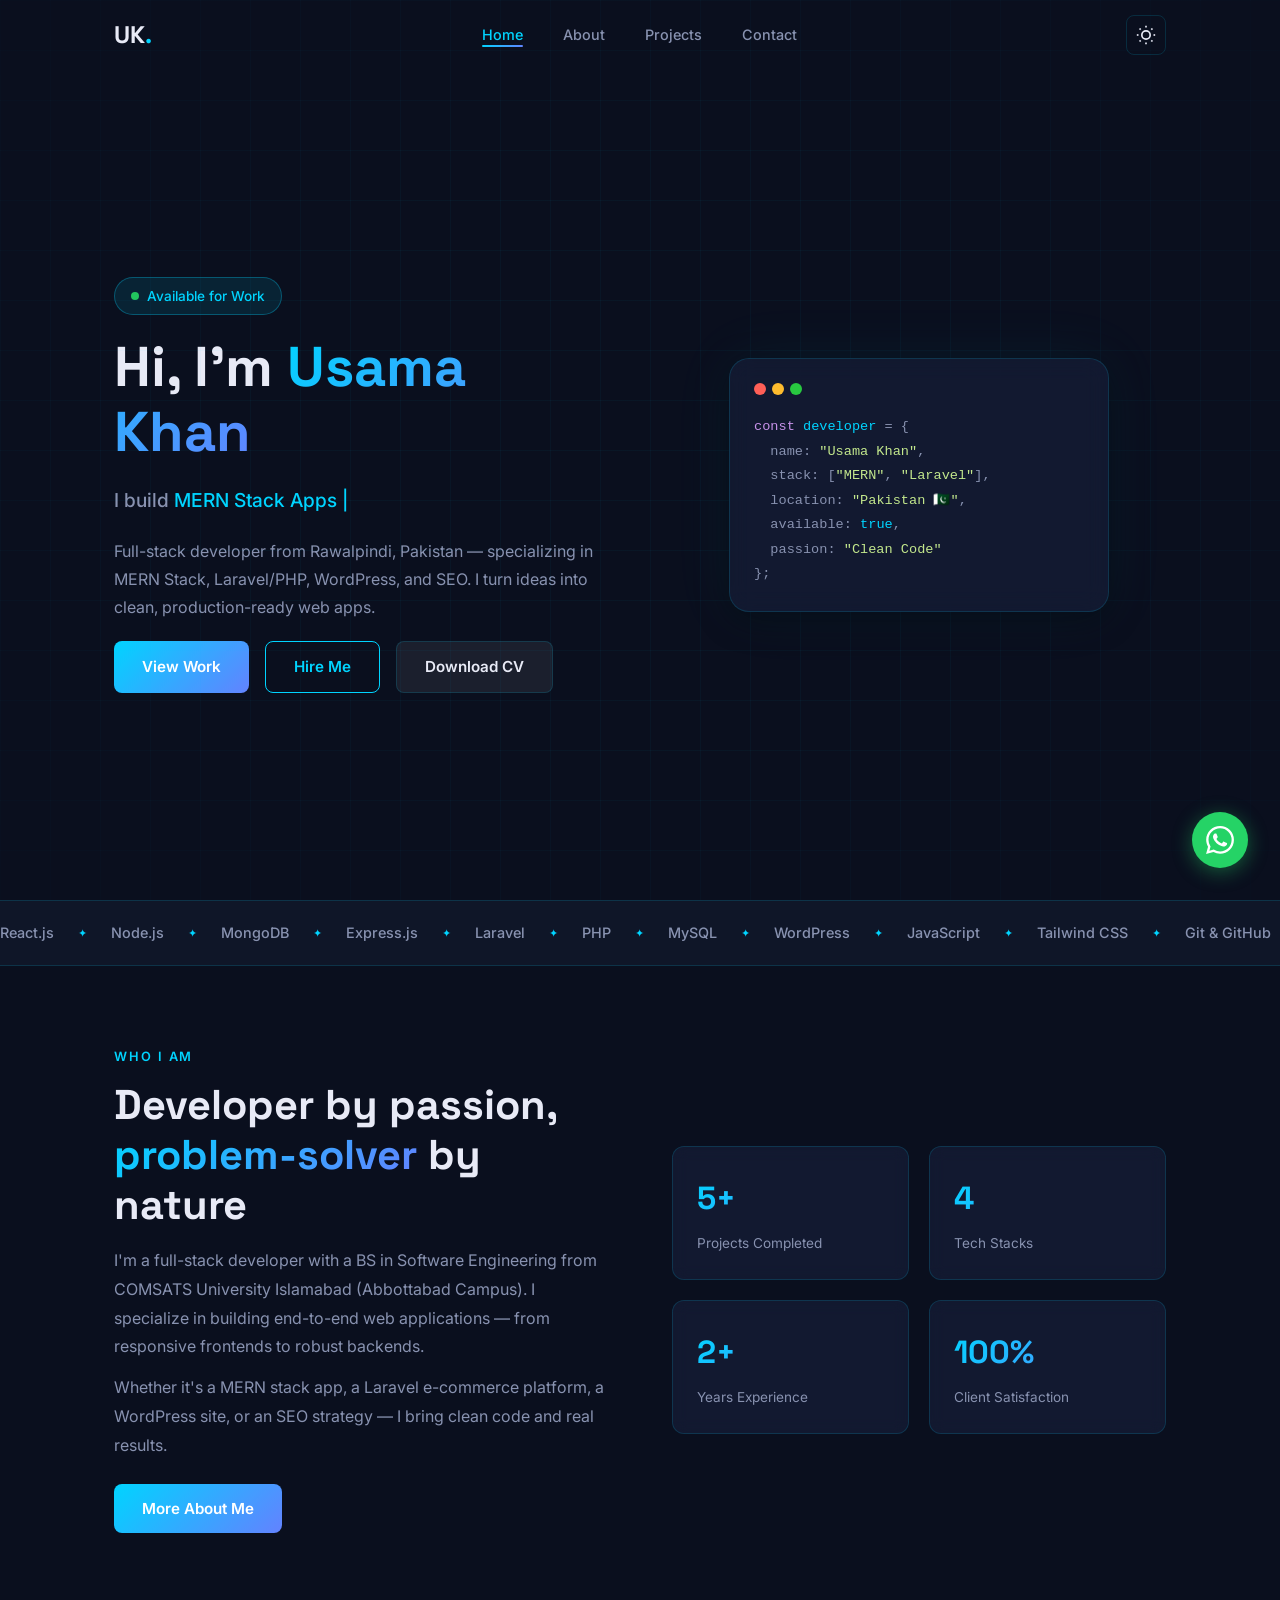
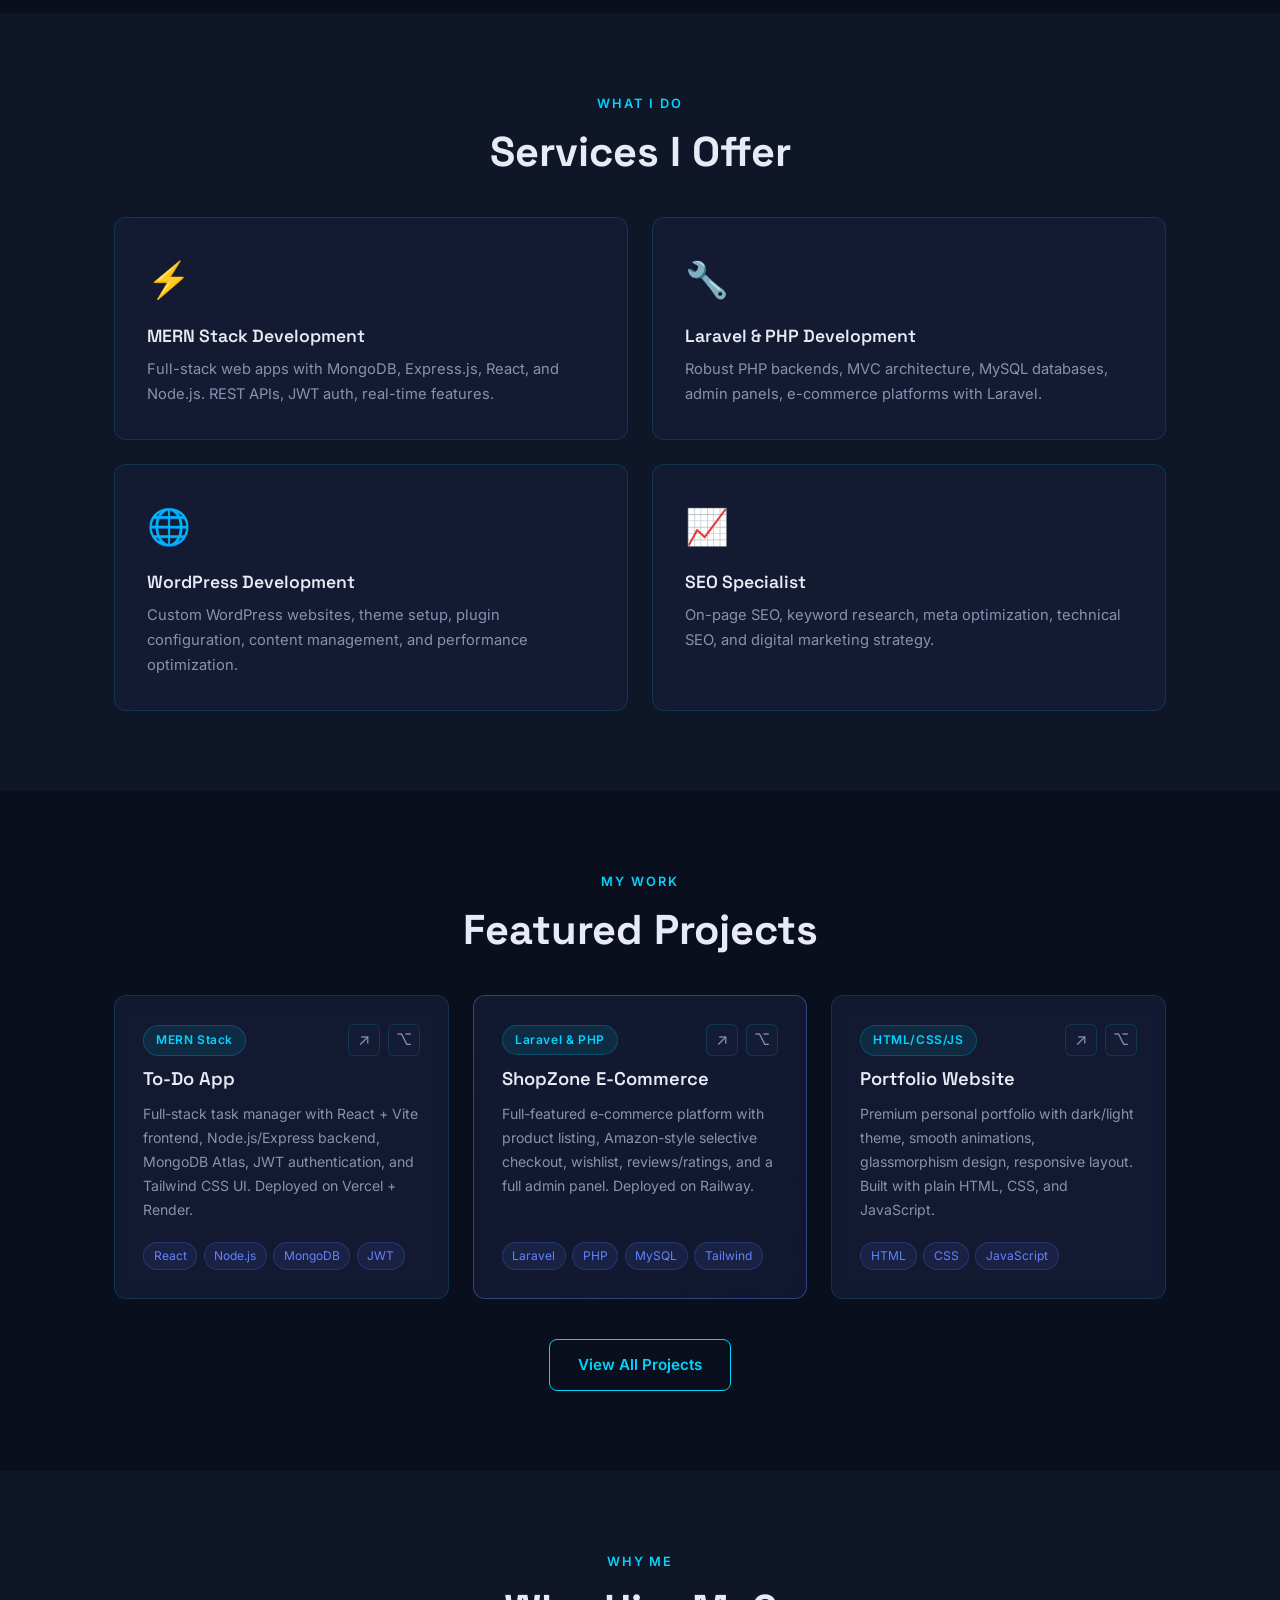
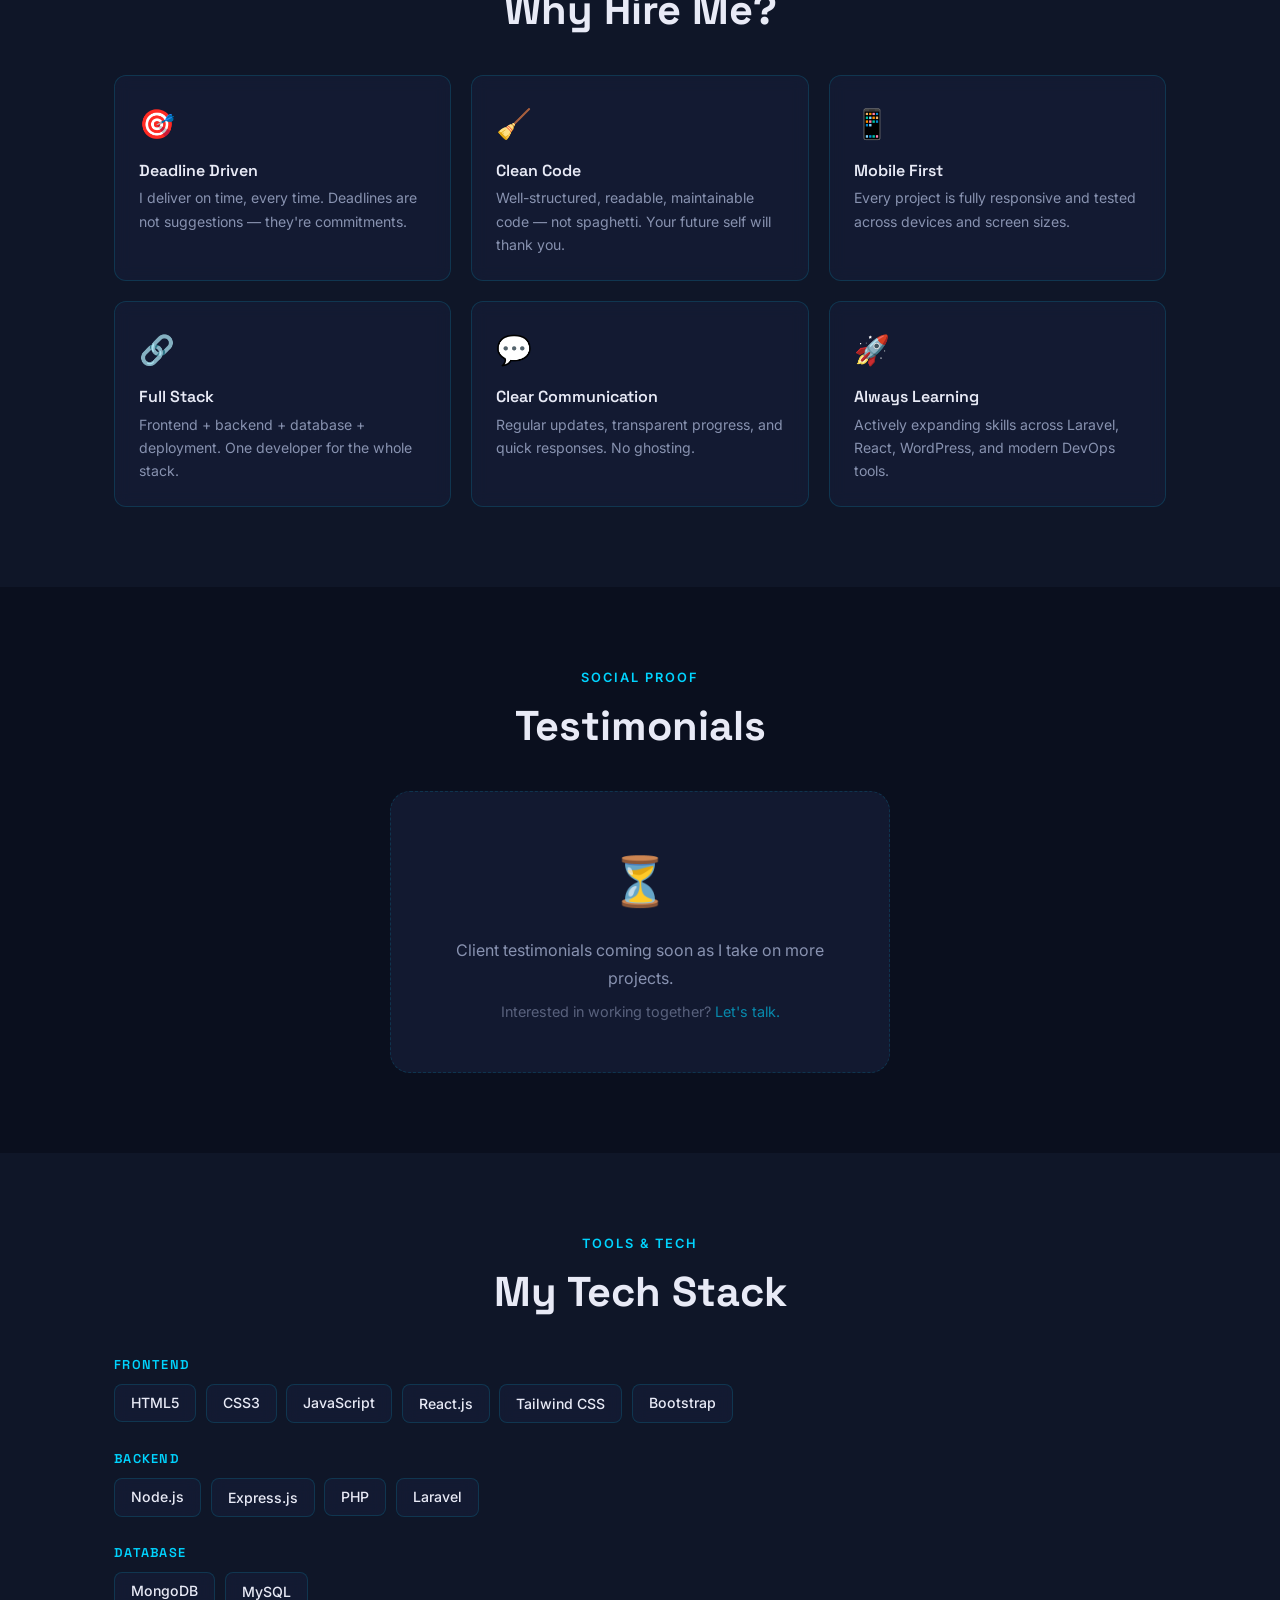
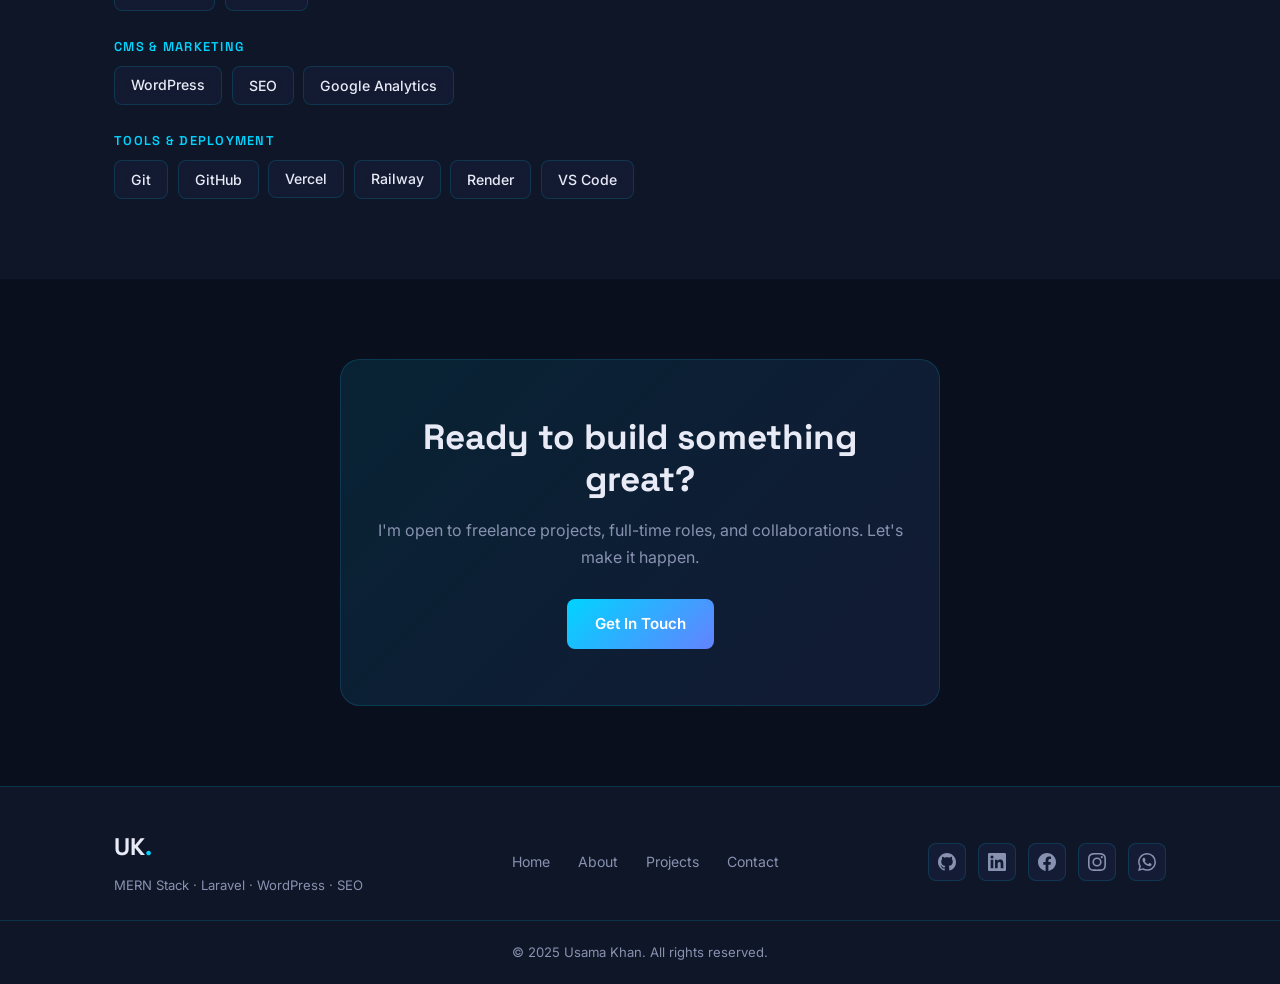
<file: index.html>
<!DOCTYPE html>
<html lang="en">
<head>
  <meta charset="UTF-8" />
  <meta name="viewport" content="width=device-width, initial-scale=1.0" />
  <title>Usama Khan — MERN Stack & Laravel Developer</title>
  <meta name="description" content="Usama Khan — MERN Stack Developer, Laravel & PHP Developer, WordPress Developer, SEO Specialist from Rawalpindi, Pakistan." />
  <link rel="preconnect" href="https://fonts.googleapis.com" />
  <link rel="preconnect" href="https://fonts.gstatic.com" crossorigin />
  <link href="https://fonts.googleapis.com/css2?family=Inter:wght@400;500;600&family=Space+Grotesk:wght@500;600;700&display=swap" rel="stylesheet" />
  <link rel="stylesheet" href="style.css" />
</head>
<body class="dark-theme">

  <!-- ===== NAVBAR ===== -->
  <nav class="navbar" id="navbar">
    <div class="nav-container">
      <a href="index.html" class="nav-logo">UK<span class="dot">.</span></a>
      <ul class="nav-links" id="navLinks">
        <li><a href="index.html" class="nav-link active">Home</a></li>
        <li><a href="about.html" class="nav-link">About</a></li>
        <li><a href="projects.html" class="nav-link">Projects</a></li>
        <li><a href="contact.html" class="nav-link">Contact</a></li>
      </ul>
      <div class="nav-actions">
        <button class="theme-toggle" id="themeToggle" aria-label="Toggle theme">
          <svg id="sunIcon" xmlns="http://www.w3.org/2000/svg" width="20" height="20" viewBox="0 0 24 24" fill="none" stroke="currentColor" stroke-width="2"><circle cx="12" cy="12" r="5"/><line x1="12" y1="1" x2="12" y2="3"/><line x1="12" y1="21" x2="12" y2="23"/><line x1="4.22" y1="4.22" x2="5.64" y2="5.64"/><line x1="18.36" y1="18.36" x2="19.78" y2="19.78"/><line x1="1" y1="12" x2="3" y2="12"/><line x1="21" y1="12" x2="23" y2="12"/><line x1="4.22" y1="19.78" x2="5.64" y2="18.36"/><line x1="18.36" y1="5.64" x2="19.78" y2="4.22"/></svg>
          <svg id="moonIcon" xmlns="http://www.w3.org/2000/svg" width="20" height="20" viewBox="0 0 24 24" fill="none" stroke="currentColor" stroke-width="2" style="display:none"><path d="M21 12.79A9 9 0 1 1 11.21 3 7 7 0 0 0 21 12.79z"/></svg>
        </button>
        <button class="hamburger" id="hamburger" aria-label="Menu">
          <span></span><span></span><span></span>
        </button>
      </div>
    </div>
  </nav>

  <!-- ===== HERO ===== -->
  <section class="hero" id="home">
    <div class="hero-bg-grid"></div>
    <div class="container hero-container">
      <div class="hero-content">
        <div class="available-badge">
          <span class="badge-dot"></span>
          Available for Work
        </div>
        <h1 class="hero-title">
          Hi, I'm <span class="gradient-text">Usama Khan</span>
        </h1>
        <div class="hero-roles">
          <span class="role-prefix">I build </span>
          <span class="typed-text" id="typedText"></span>
          <span class="typed-cursor">|</span>
        </div>
        <p class="hero-desc">
          Full-stack developer from Rawalpindi, Pakistan — specializing in MERN Stack, Laravel/PHP, WordPress, and SEO. I turn ideas into clean, production-ready web apps.
        </p>
        <div class="hero-btns">
          <a href="projects.html" class="btn btn-primary">View Work</a>
          <a href="contact.html" class="btn btn-secondary">Hire Me</a>
          <a href="Usama_Khan_Resume-1.pdf" class="btn btn-ghost" download>Download CV</a>
        </div>
      </div>
      <div class="hero-visual">
        <div class="hero-card">
          <div class="hero-card-inner">
            <div class="code-block">
              <div class="code-dots"><span></span><span></span><span></span></div>
              <pre class="code-content"><span class="c-purple">const</span> <span class="c-cyan">developer</span> = {
  name: <span class="c-green">"Usama Khan"</span>,
  stack: [<span class="c-green">"MERN"</span>, <span class="c-green">"Laravel"</span>],
  location: <span class="c-green">"Pakistan 🇵🇰"</span>,
  available: <span class="c-cyan">true</span>,
  passion: <span class="c-green">"Clean Code"</span>
};</pre>
            </div>
          </div>
        </div>
      </div>
    </div>
  </section>

  <!-- ===== SKILLS MARQUEE ===== -->
  <section class="marquee-section">
    <div class="marquee-track">
      <div class="marquee-content">
        <span>React.js</span><span class="sep">✦</span>
        <span>Node.js</span><span class="sep">✦</span>
        <span>MongoDB</span><span class="sep">✦</span>
        <span>Express.js</span><span class="sep">✦</span>
        <span>Laravel</span><span class="sep">✦</span>
        <span>PHP</span><span class="sep">✦</span>
        <span>MySQL</span><span class="sep">✦</span>
        <span>WordPress</span><span class="sep">✦</span>
        <span>JavaScript</span><span class="sep">✦</span>
        <span>Tailwind CSS</span><span class="sep">✦</span>
        <span>Git & GitHub</span><span class="sep">✦</span>
        <span>SEO</span><span class="sep">✦</span>
        <!-- duplicate for infinite scroll -->
        <span>React.js</span><span class="sep">✦</span>
        <span>Node.js</span><span class="sep">✦</span>
        <span>MongoDB</span><span class="sep">✦</span>
        <span>Express.js</span><span class="sep">✦</span>
        <span>Laravel</span><span class="sep">✦</span>
        <span>PHP</span><span class="sep">✦</span>
        <span>MySQL</span><span class="sep">✦</span>
        <span>WordPress</span><span class="sep">✦</span>
        <span>JavaScript</span><span class="sep">✦</span>
        <span>Tailwind CSS</span><span class="sep">✦</span>
        <span>Git & GitHub</span><span class="sep">✦</span>
        <span>SEO</span><span class="sep">✦</span>
      </div>
    </div>
  </section>

  <!-- ===== ABOUT PREVIEW ===== -->
  <section class="about-preview section-padding fade-in-up">
    <div class="container">
      <div class="about-grid">
        <div class="about-text">
          <p class="section-eyebrow">Who I Am</p>
          <h2 class="section-title">Developer by passion, <span class="gradient-text">problem-solver</span> by nature</h2>
          <p class="about-desc">
            I'm a full-stack developer with a BS in Software Engineering from COMSATS University Islamabad (Abbottabad Campus). I specialize in building end-to-end web applications — from responsive frontends to robust backends.
          </p>
          <p class="about-desc">
            Whether it's a MERN stack app, a Laravel e-commerce platform, a WordPress site, or an SEO strategy — I bring clean code and real results.
          </p>
          <a href="about.html" class="btn btn-primary" style="margin-top:1.5rem">More About Me</a>
        </div>
        <div class="stats-grid">
          <div class="stat-card">
            <span class="stat-number gradient-text">5+</span>
            <span class="stat-label">Projects Completed</span>
          </div>
          <div class="stat-card">
            <span class="stat-number gradient-text">4</span>
            <span class="stat-label">Tech Stacks</span>
          </div>
          <div class="stat-card">
            <span class="stat-number gradient-text">2+</span>
            <span class="stat-label">Years Experience</span>
          </div>
          <div class="stat-card">
            <span class="stat-number gradient-text">100%</span>
            <span class="stat-label">Client Satisfaction</span>
          </div>
        </div>
      </div>
    </div>
  </section>

  <!-- ===== SERVICES ===== -->
  <section class="services section-padding fade-in-up">
    <div class="container">
      <p class="section-eyebrow center">What I Do</p>
      <h2 class="section-title center">Services I Offer</h2>
      <div class="services-grid">
        <div class="service-card">
          <div class="service-icon">⚡</div>
          <h3>MERN Stack Development</h3>
          <p>Full-stack web apps with MongoDB, Express.js, React, and Node.js. REST APIs, JWT auth, real-time features.</p>
        </div>
        <div class="service-card">
          <div class="service-icon">🔧</div>
          <h3>Laravel & PHP Development</h3>
          <p>Robust PHP backends, MVC architecture, MySQL databases, admin panels, e-commerce platforms with Laravel.</p>
        </div>
        <div class="service-card">
          <div class="service-icon">🌐</div>
          <h3>WordPress Development</h3>
          <p>Custom WordPress websites, theme setup, plugin configuration, content management, and performance optimization.</p>
        </div>
        <div class="service-card">
          <div class="service-icon">📈</div>
          <h3>SEO Specialist</h3>
          <p>On-page SEO, keyword research, meta optimization, technical SEO, and digital marketing strategy.</p>
        </div>
      </div>
    </div>
  </section>

  <!-- ===== FEATURED PROJECTS ===== -->
  <section class="projects-preview section-padding fade-in-up">
    <div class="container">
      <p class="section-eyebrow center">My Work</p>
      <h2 class="section-title center">Featured Projects</h2>
      <div class="projects-grid">

        <div class="project-card">
          <div class="project-header">
            <span class="project-tag">MERN Stack</span>
            <div class="project-links">
              <a href="https://todo-app-amber-psi.vercel.app/" target="_blank" class="proj-link" title="Live Demo">↗</a>
              <a href="https://github.com/usamakhandev3184/todo-app" target="_blank" class="proj-link" title="GitHub">⌥</a>
            </div>
          </div>
          <h3 class="project-title">To-Do App</h3>
          <p class="project-desc">Full-stack task manager with React + Vite frontend, Node.js/Express backend, MongoDB Atlas, JWT authentication, and Tailwind CSS UI. Deployed on Vercel + Render.</p>
          <div class="project-stack">
            <span>React</span><span>Node.js</span><span>MongoDB</span><span>JWT</span>
          </div>
        </div>

        <div class="project-card featured">
          <div class="project-header">
            <span class="project-tag">Laravel & PHP</span>
            <div class="project-links">
              <a href="https://shopzone-ecommerce-production-f1cf.up.railway.app" target="_blank" class="proj-link" title="Live Demo">↗</a>
              <a href="https://github.com/usamakhandev3184/shopzone-ecommerce" target="_blank" class="proj-link" title="GitHub">⌥</a>
            </div>
          </div>
          <h3 class="project-title">ShopZone E-Commerce</h3>
          <p class="project-desc">Full-featured e-commerce platform with product listing, Amazon-style selective checkout, wishlist, reviews/ratings, and a full admin panel. Deployed on Railway.</p>
          <div class="project-stack">
            <span>Laravel</span><span>PHP</span><span>MySQL</span><span>Tailwind</span>
          </div>
        </div>

        <div class="project-card">
          <div class="project-header">
            <span class="project-tag">HTML/CSS/JS</span>
            <div class="project-links">
              <a href="https://usamakhandev3184.github.io/Portfolio-Website/" target="_blank" class="proj-link" title="Live Demo">↗</a>
              <a href="https://github.com/usamakhandev3184/Portfolio-Website" target="_blank" class="proj-link" title="GitHub">⌥</a>
            </div>
          </div>
          <h3 class="project-title">Portfolio Website</h3>
          <p class="project-desc">Premium personal portfolio with dark/light theme, smooth animations, glassmorphism design, responsive layout. Built with plain HTML, CSS, and JavaScript.</p>
          <div class="project-stack">
            <span>HTML</span><span>CSS</span><span>JavaScript</span>
          </div>
        </div>

      </div>
      <div class="center" style="margin-top:2.5rem">
        <a href="projects.html" class="btn btn-secondary">View All Projects</a>
      </div>
    </div>
  </section>

  <!-- ===== WHY HIRE ME ===== -->
  <section class="why-hire section-padding fade-in-up">
    <div class="container">
      <p class="section-eyebrow center">Why Me</p>
      <h2 class="section-title center">Why Hire Me?</h2>
      <div class="why-grid">
        <div class="why-card">
          <span class="why-icon">🎯</span>
          <h4>Deadline Driven</h4>
          <p>I deliver on time, every time. Deadlines are not suggestions — they're commitments.</p>
        </div>
        <div class="why-card">
          <span class="why-icon">🧹</span>
          <h4>Clean Code</h4>
          <p>Well-structured, readable, maintainable code — not spaghetti. Your future self will thank you.</p>
        </div>
        <div class="why-card">
          <span class="why-icon">📱</span>
          <h4>Mobile First</h4>
          <p>Every project is fully responsive and tested across devices and screen sizes.</p>
        </div>
        <div class="why-card">
          <span class="why-icon">🔗</span>
          <h4>Full Stack</h4>
          <p>Frontend + backend + database + deployment. One developer for the whole stack.</p>
        </div>
        <div class="why-card">
          <span class="why-icon">💬</span>
          <h4>Clear Communication</h4>
          <p>Regular updates, transparent progress, and quick responses. No ghosting.</p>
        </div>
        <div class="why-card">
          <span class="why-icon">🚀</span>
          <h4>Always Learning</h4>
          <p>Actively expanding skills across Laravel, React, WordPress, and modern DevOps tools.</p>
        </div>
      </div>
    </div>
  </section>

  <!-- ===== TESTIMONIALS (Coming Soon) ===== -->
  <section class="testimonials section-padding fade-in-up">
    <div class="container">
      <p class="section-eyebrow center">Social Proof</p>
      <h2 class="section-title center">Testimonials</h2>
      <div class="coming-soon-box">
        <span class="coming-soon-icon">⏳</span>
        <p>Client testimonials coming soon as I take on more projects.</p>
        <p style="margin-top:0.5rem;font-size:0.9rem;opacity:0.6">Interested in working together? <a href="contact.html" class="inline-link">Let's talk.</a></p>
      </div>
    </div>
  </section>

  <!-- ===== TECH STACK ===== -->
  <section class="tech-stack section-padding fade-in-up">
    <div class="container">
      <p class="section-eyebrow center">Tools & Tech</p>
      <h2 class="section-title center">My Tech Stack</h2>
      <div class="tech-groups">
        <div class="tech-group">
          <h4 class="tech-group-label">Frontend</h4>
          <div class="tech-pills">
            <span>HTML5</span><span>CSS3</span><span>JavaScript</span><span>React.js</span><span>Tailwind CSS</span><span>Bootstrap</span>
          </div>
        </div>
        <div class="tech-group">
          <h4 class="tech-group-label">Backend</h4>
          <div class="tech-pills">
            <span>Node.js</span><span>Express.js</span><span>PHP</span><span>Laravel</span>
          </div>
        </div>
        <div class="tech-group">
          <h4 class="tech-group-label">Database</h4>
          <div class="tech-pills">
            <span>MongoDB</span><span>MySQL</span>
          </div>
        </div>
        <div class="tech-group">
          <h4 class="tech-group-label">CMS & Marketing</h4>
          <div class="tech-pills">
            <span>WordPress</span><span>SEO</span><span>Google Analytics</span>
          </div>
        </div>
        <div class="tech-group">
          <h4 class="tech-group-label">Tools & Deployment</h4>
          <div class="tech-pills">
            <span>Git</span><span>GitHub</span><span>Vercel</span><span>Railway</span><span>Render</span><span>VS Code</span>
          </div>
        </div>
      </div>
    </div>
  </section>

  <!-- ===== CTA ===== -->
  <section class="cta-section section-padding fade-in-up">
    <div class="container">
      <div class="cta-box">
        <h2>Ready to build something great?</h2>
        <p>I'm open to freelance projects, full-time roles, and collaborations. Let's make it happen.</p>
        <a href="contact.html" class="btn btn-primary">Get In Touch</a>
      </div>
    </div>
  </section>

  <!-- ===== FOOTER ===== -->
  <footer class="footer">
    <div class="container footer-inner">
      <div class="footer-brand">
        <a href="index.html" class="nav-logo">UK<span class="dot">.</span></a>
        <p>MERN Stack · Laravel · WordPress · SEO</p>
      </div>
      <div class="footer-links">
        <a href="index.html">Home</a>
        <a href="about.html">About</a>
        <a href="projects.html">Projects</a>
        <a href="contact.html">Contact</a>
      </div>
            <div class="footer-socials">
        <a href="https://github.com/usamakhandev3184" target="_blank" aria-label="GitHub">
          <svg xmlns="http://www.w3.org/2000/svg" width="18" height="18" viewBox="0 0 24 24" fill="currentColor"><path d="M12 0C5.37 0 0 5.37 0 12c0 5.31 3.435 9.795 8.205 11.385.6.105.825-.255.825-.57 0-.285-.015-1.23-.015-2.235-3.015.555-3.795-.735-4.035-1.41-.135-.345-.72-1.41-1.23-1.695-.42-.225-1.02-.78-.015-.795.945-.015 1.62.87 1.845 1.23 1.08 1.815 2.805 1.305 3.495.99.105-.78.42-1.305.765-1.605-2.67-.3-5.46-1.335-5.46-5.925 0-1.305.465-2.385 1.23-3.225-.12-.3-.54-1.53.12-3.18 0 0 1.005-.315 3.3 1.23.96-.27 1.98-.405 3-.405s2.04.135 3 .405c2.295-1.56 3.3-1.23 3.3-1.23.66 1.65.24 2.88.12 3.18.765.84 1.23 1.905 1.23 3.225 0 4.605-2.805 5.625-5.475 5.925.435.375.81 1.095.81 2.22 0 1.605-.015 2.895-.015 3.3 0 .315.225.69.825.57A12.02 12.02 0 0 0 24 12c0-6.63-5.37-12-12-12z"/></svg>
        </a>
        <a href="https://www.linkedin.com/in/usama-khan-frontend/" target="_blank" aria-label="LinkedIn">
          <svg xmlns="http://www.w3.org/2000/svg" width="18" height="18" viewBox="0 0 24 24" fill="currentColor"><path d="M20.447 20.452h-3.554v-5.569c0-1.328-.027-3.037-1.852-3.037-1.853 0-2.136 1.445-2.136 2.939v5.667H9.351V9h3.414v1.561h.046c.477-.9 1.637-1.85 3.37-1.85 3.601 0 4.267 2.37 4.267 5.455v6.286zM5.337 7.433a2.062 2.062 0 0 1-2.063-2.065 2.064 2.064 0 1 1 2.063 2.065zm1.782 13.019H3.555V9h3.564v11.452zM22.225 0H1.771C.792 0 0 .774 0 1.729v20.542C0 23.227.792 24 1.771 24h20.451C23.2 24 24 23.227 24 22.271V1.729C24 .774 23.2 0 22.222 0h.003z"/></svg>
        </a>
        <a href="https://www.facebook.com/profile.php?id=61589979195833" target="_blank" aria-label="Facebook">
          <svg xmlns="http://www.w3.org/2000/svg" width="18" height="18" viewBox="0 0 24 24" fill="currentColor"><path d="M24 12.073c0-6.627-5.373-12-12-12s-12 5.373-12 12c0 5.99 4.388 10.954 10.125 11.854v-8.385H7.078v-3.47h3.047V9.43c0-3.007 1.792-4.669 4.533-4.669 1.312 0 2.686.235 2.686.235v2.953H15.83c-1.491 0-1.956.925-1.956 1.874v2.25h3.328l-.532 3.47h-2.796v8.385C19.612 23.027 24 18.062 24 12.073z"/></svg>
        </a>
        <a href="https://www.instagram.com/usamakhandev3184/" target="_blank" aria-label="Instagram">
          <svg xmlns="http://www.w3.org/2000/svg" width="18" height="18" viewBox="0 0 24 24" fill="currentColor"><path d="M12 2.163c3.204 0 3.584.012 4.85.07 3.252.148 4.771 1.691 4.919 4.919.058 1.265.069 1.645.069 4.849 0 3.205-.012 3.584-.069 4.849-.149 3.225-1.664 4.771-4.919 4.919-1.266.058-1.644.07-4.85.07-3.204 0-3.584-.012-4.849-.07-3.26-.149-4.771-1.699-4.919-4.92-.058-1.265-.07-1.644-.07-4.849 0-3.204.013-3.583.07-4.849.149-3.227 1.664-4.771 4.919-4.919 1.266-.057 1.645-.069 4.849-.069zM12 0C8.741 0 8.333.014 7.053.072 2.695.272.273 2.69.073 7.052.014 8.333 0 8.741 0 12c0 3.259.014 3.668.072 4.948.2 4.358 2.618 6.78 6.98 6.98C8.333 23.986 8.741 24 12 24c3.259 0 3.668-.014 4.948-.072 4.354-.2 6.782-2.618 6.979-6.98.059-1.28.073-1.689.073-4.948 0-3.259-.014-3.667-.072-4.947-.196-4.354-2.617-6.78-6.979-6.98C15.668.014 15.259 0 12 0zm0 5.838a6.162 6.162 0 1 0 0 12.324 6.162 6.162 0 0 0 0-12.324zM12 16a4 4 0 1 1 0-8 4 4 0 0 1 0 8zm6.406-11.845a1.44 1.44 0 1 0 0 2.881 1.44 1.44 0 0 0 0-2.881z"/></svg>
        </a>
        <a href="https://wa.me/923139791661" target="_blank" aria-label="WhatsApp">
          <svg xmlns="http://www.w3.org/2000/svg" width="18" height="18" viewBox="0 0 24 24" fill="currentColor"><path d="M17.472 14.382c-.297-.149-1.758-.867-2.03-.967-.273-.099-.471-.148-.67.15-.197.297-.767.966-.94 1.164-.173.199-.347.223-.644.075-.297-.15-1.255-.463-2.39-1.475-.883-.788-1.48-1.761-1.653-2.059-.173-.297-.018-.458.13-.606.134-.133.298-.347.446-.52.149-.174.198-.298.298-.497.099-.198.05-.371-.025-.52-.075-.149-.669-1.612-.916-2.207-.242-.579-.487-.5-.669-.51-.173-.008-.371-.01-.57-.01-.198 0-.52.074-.792.372-.272.297-1.04 1.016-1.04 2.479 0 1.462 1.065 2.875 1.213 3.074.149.198 2.096 3.2 5.077 4.487.709.306 1.262.489 1.694.625.712.227 1.36.195 1.871.118.571-.085 1.758-.719 2.006-1.413.248-.694.248-1.289.173-1.413-.074-.124-.272-.198-.57-.347m-5.421 7.403h-.004a9.87 9.87 0 0 1-5.031-1.378l-.361-.214-3.741.982.998-3.648-.235-.374a9.86 9.86 0 0 1-1.51-5.26c.001-5.45 4.436-9.884 9.888-9.884 2.64 0 5.122 1.03 6.988 2.898a9.825 9.825 0 0 1 2.893 6.994c-.003 5.45-4.437 9.884-9.885 9.884m8.413-18.297A11.815 11.815 0 0 0 12.05 0C5.495 0 .16 5.335.157 11.892c0 2.096.547 4.142 1.588 5.945L.057 24l6.305-1.654a11.882 11.882 0 0 0 5.683 1.448h.005c6.554 0 11.89-5.335 11.893-11.893a11.821 11.821 0 0 0-3.48-8.413z"/></svg>
        </a>
      </div>
    </div>
    <div class="footer-bottom">
      <p>© 2025 Usama Khan. All rights reserved.</p>
    </div>
  </footer>

  <!-- WhatsApp Floating Button -->
  <a href="https://wa.me/923139791661" target="_blank" class="whatsapp-float" aria-label="WhatsApp">
    <svg xmlns="http://www.w3.org/2000/svg" width="28" height="28" viewBox="0 0 24 24" fill="white"><path d="M17.472 14.382c-.297-.149-1.758-.867-2.03-.967-.273-.099-.471-.148-.67.15-.197.297-.767.966-.94 1.164-.173.199-.347.223-.644.075-.297-.15-1.255-.463-2.39-1.475-.883-.788-1.48-1.761-1.653-2.059-.173-.297-.018-.458.13-.606.134-.133.298-.347.446-.52.149-.174.198-.298.298-.497.099-.198.05-.371-.025-.52-.075-.149-.669-1.612-.916-2.207-.242-.579-.487-.5-.669-.51-.173-.008-.371-.01-.57-.01-.198 0-.52.074-.792.372-.272.297-1.04 1.016-1.04 2.479 0 1.462 1.065 2.875 1.213 3.074.149.198 2.096 3.2 5.077 4.487.709.306 1.262.489 1.694.625.712.227 1.36.195 1.871.118.571-.085 1.758-.719 2.006-1.413.248-.694.248-1.289.173-1.413-.074-.124-.272-.198-.57-.347m-5.421 7.403h-.004a9.87 9.87 0 0 1-5.031-1.378l-.361-.214-3.741.982.998-3.648-.235-.374a9.86 9.86 0 0 1-1.51-5.26c.001-5.45 4.436-9.884 9.888-9.884 2.64 0 5.122 1.03 6.988 2.898a9.825 9.825 0 0 1 2.893 6.994c-.003 5.45-4.437 9.884-9.885 9.884m8.413-18.297A11.815 11.815 0 0 0 12.05 0C5.495 0 .16 5.335.157 11.892c0 2.096.547 4.142 1.588 5.945L.057 24l6.305-1.654a11.882 11.882 0 0 0 5.683 1.448h.005c6.554 0 11.89-5.335 11.893-11.893a11.821 11.821 0 0 0-3.48-8.413z"/></svg>
  </a>

  <script src="script.js"></script>
</body>
</html>
</file>
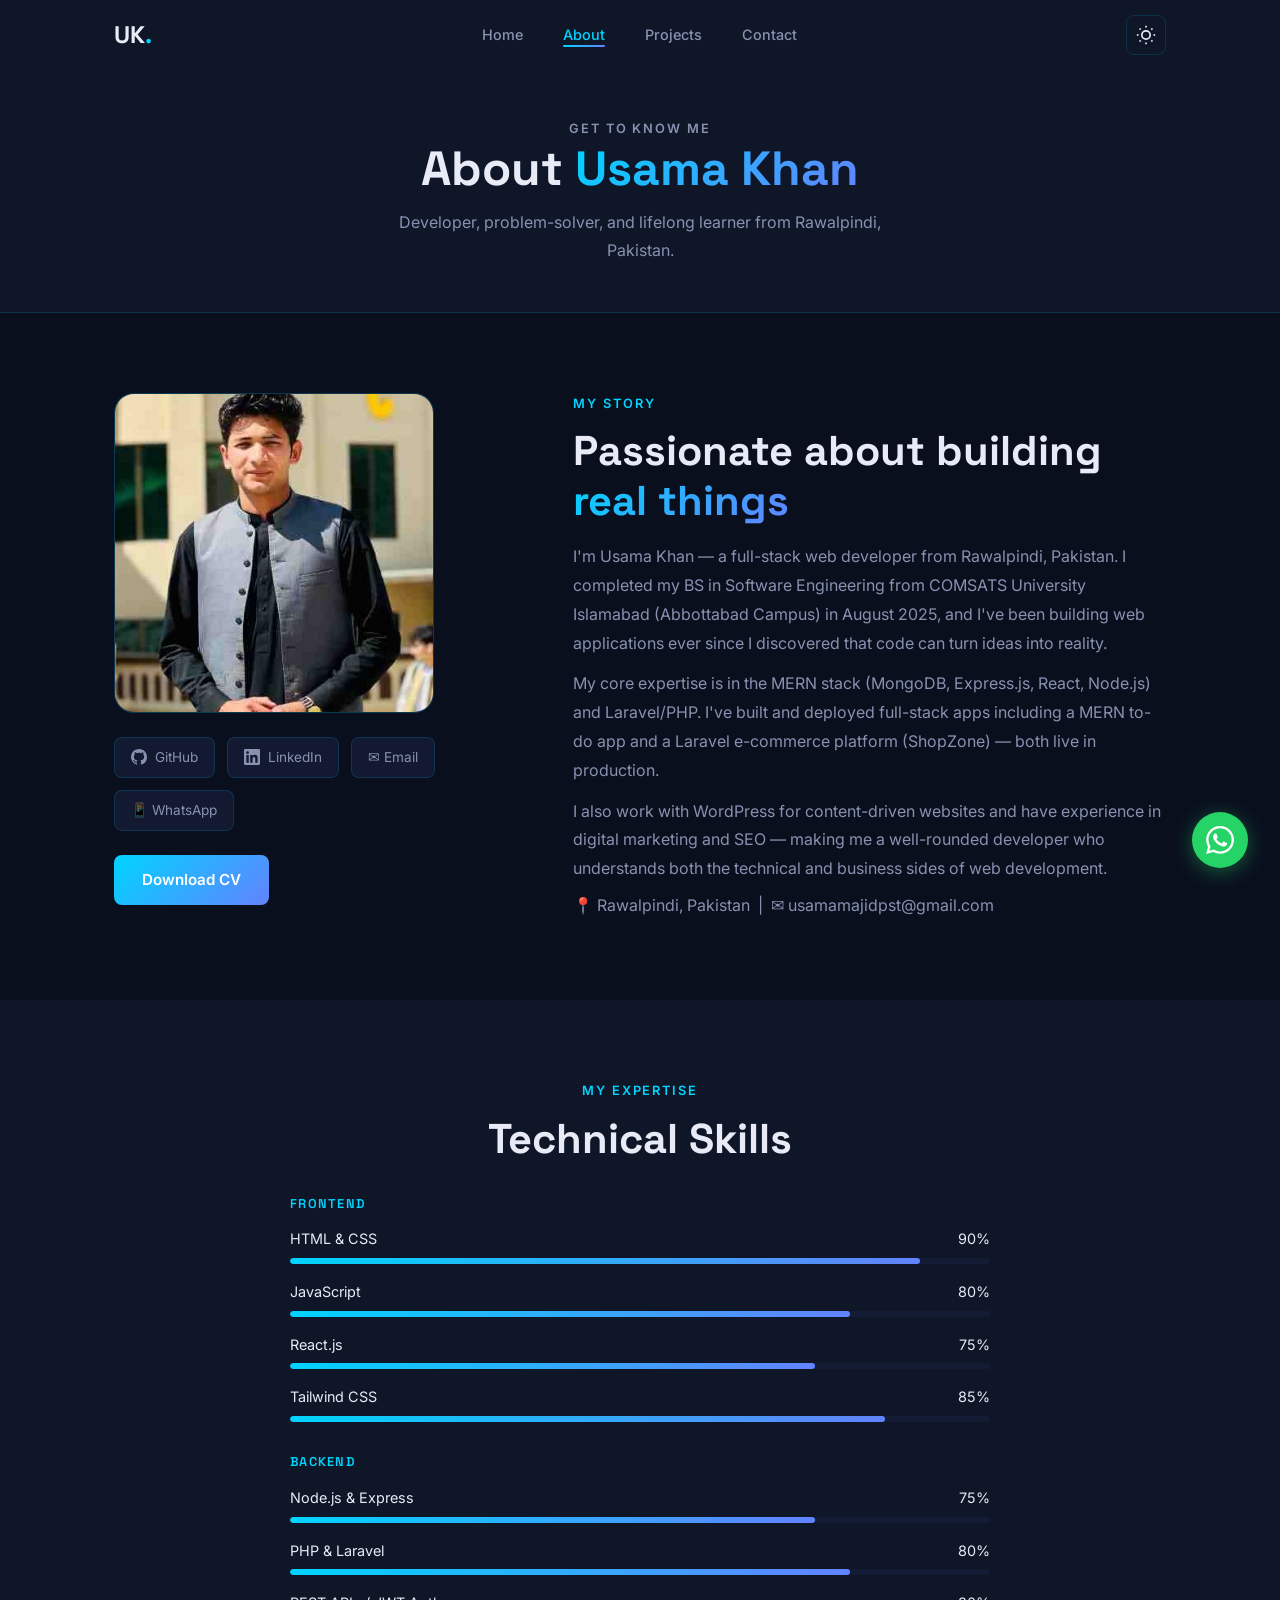
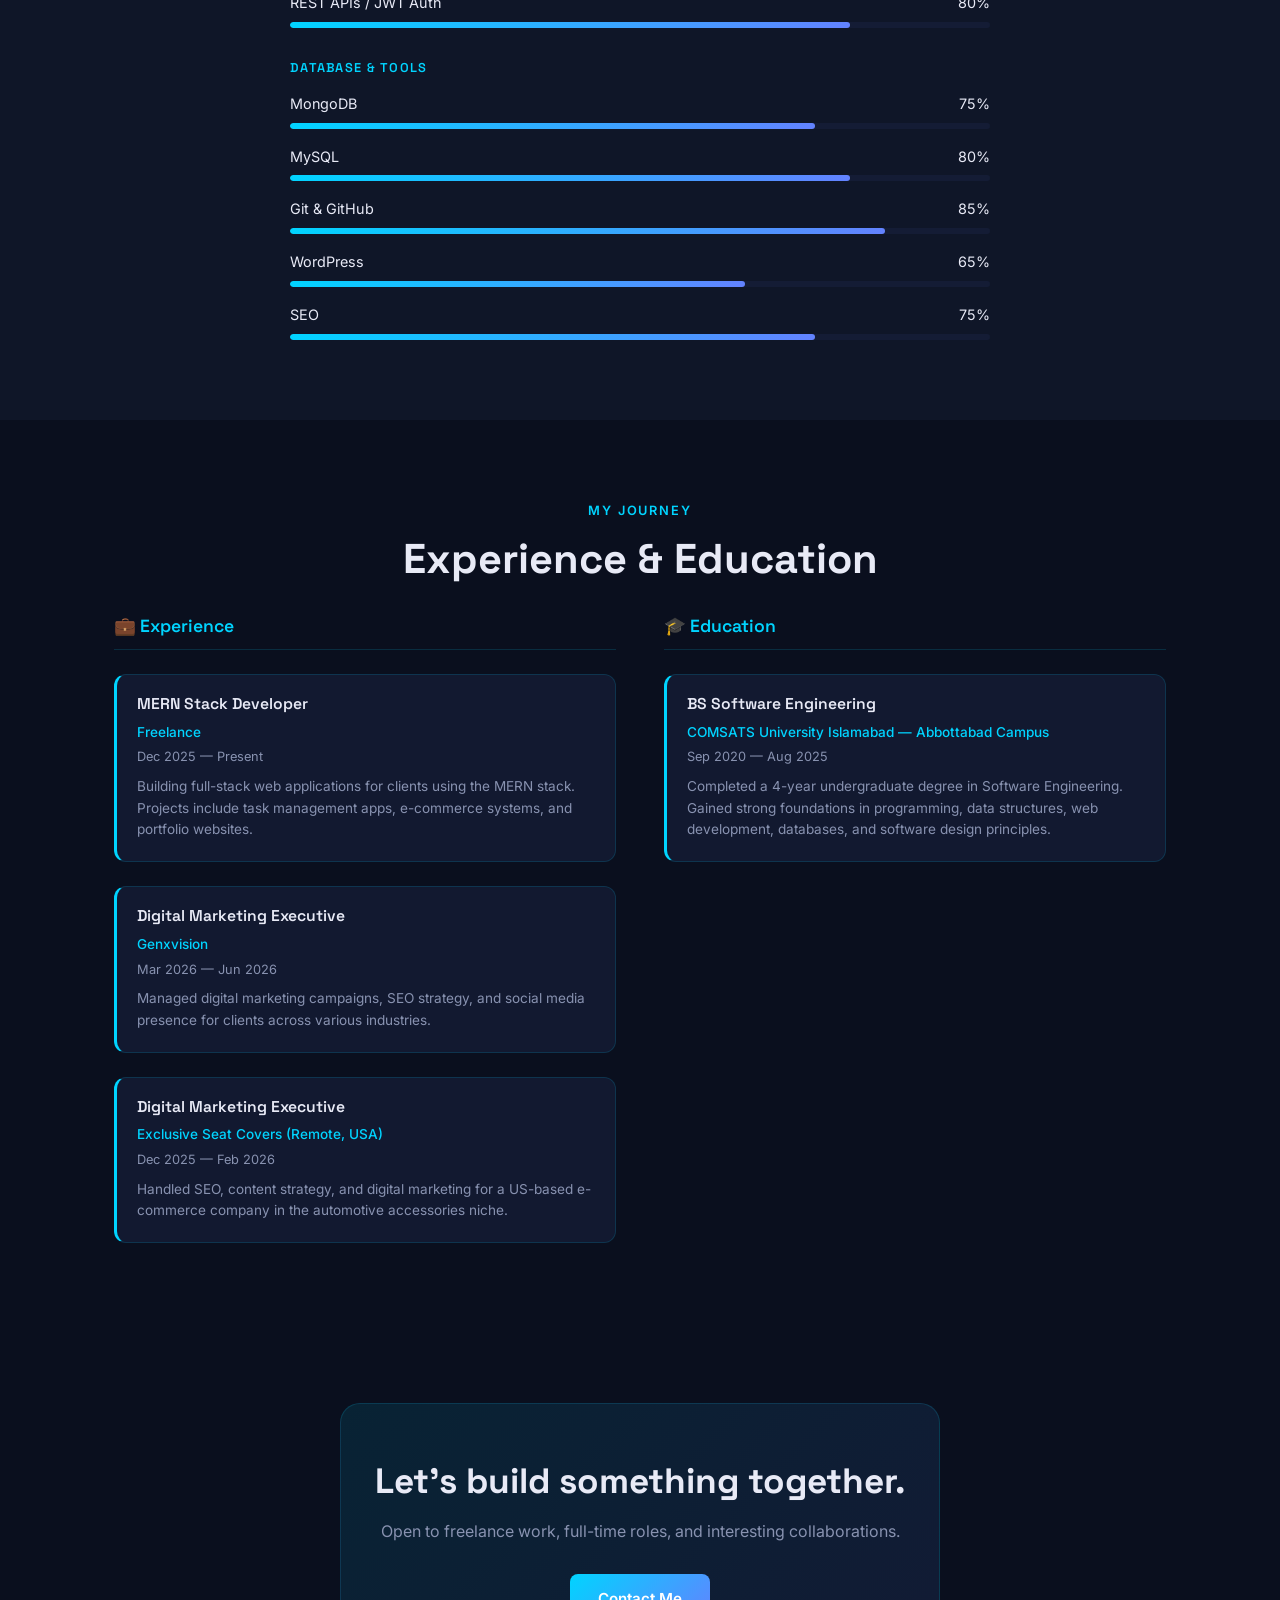
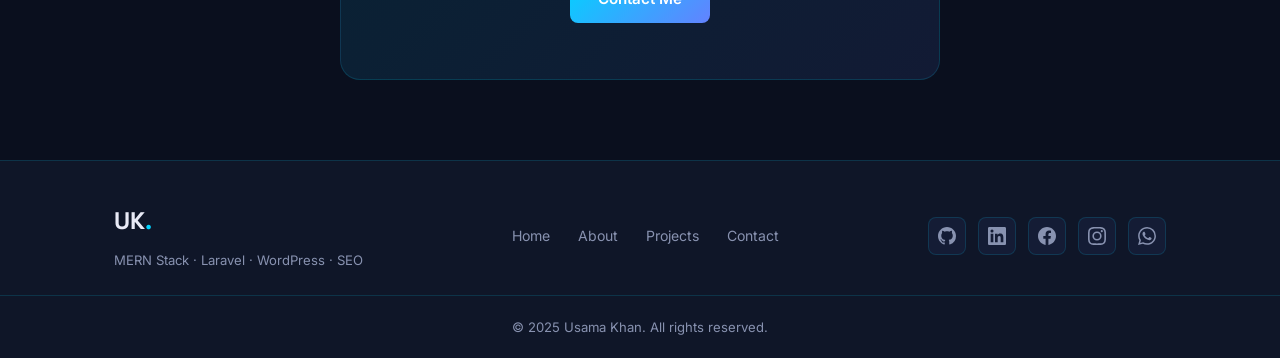
<file: about.html>
<!DOCTYPE html>
<html lang="en">
<head>
  <meta charset="UTF-8" />
  <meta name="viewport" content="width=device-width, initial-scale=1.0" />
  <title>About — Usama Khan</title>
  <meta name="description" content="About Usama Khan — MERN Stack & Laravel Developer from Rawalpindi, Pakistan." />
  <link rel="preconnect" href="https://fonts.googleapis.com" />
  <link rel="preconnect" href="https://fonts.gstatic.com" crossorigin />
  <link href="https://fonts.googleapis.com/css2?family=Inter:wght@400;500;600&family=Space+Grotesk:wght@500;600;700&display=swap" rel="stylesheet" />
  <link rel="stylesheet" href="style.css" />
</head>
<body class="dark-theme">

  <!-- ===== NAVBAR ===== -->
  <nav class="navbar" id="navbar">
    <div class="nav-container">
      <a href="index.html" class="nav-logo">UK<span class="dot">.</span></a>
      <ul class="nav-links" id="navLinks">
        <li><a href="index.html" class="nav-link">Home</a></li>
        <li><a href="about.html" class="nav-link active">About</a></li>
        <li><a href="projects.html" class="nav-link">Projects</a></li>
        <li><a href="contact.html" class="nav-link">Contact</a></li>
      </ul>
      <div class="nav-actions">
        <button class="theme-toggle" id="themeToggle" aria-label="Toggle theme">
          <svg id="sunIcon" xmlns="http://www.w3.org/2000/svg" width="20" height="20" viewBox="0 0 24 24" fill="none" stroke="currentColor" stroke-width="2"><circle cx="12" cy="12" r="5"/><line x1="12" y1="1" x2="12" y2="3"/><line x1="12" y1="21" x2="12" y2="23"/><line x1="4.22" y1="4.22" x2="5.64" y2="5.64"/><line x1="18.36" y1="18.36" x2="19.78" y2="19.78"/><line x1="1" y1="12" x2="3" y2="12"/><line x1="21" y1="12" x2="23" y2="12"/><line x1="4.22" y1="19.78" x2="5.64" y2="18.36"/><line x1="18.36" y1="5.64" x2="19.78" y2="4.22"/></svg>
          <svg id="moonIcon" xmlns="http://www.w3.org/2000/svg" width="20" height="20" viewBox="0 0 24 24" fill="none" stroke="currentColor" stroke-width="2" style="display:none"><path d="M21 12.79A9 9 0 1 1 11.21 3 7 7 0 0 0 21 12.79z"/></svg>
        </button>
        <button class="hamburger" id="hamburger" aria-label="Menu"><span></span><span></span><span></span></button>
      </div>
    </div>
  </nav>

  <!-- ===== PAGE HERO ===== -->
  <section class="page-hero">
    <div class="container">
      <p class="section-eyebrow center">Get to Know Me</p>
      <h1>About <span class="gradient-text">Usama Khan</span></h1>
      <p>Developer, problem-solver, and lifelong learner from Rawalpindi, Pakistan.</p>
    </div>
  </section>

  <!-- ===== ABOUT FULL ===== -->
  <section class="section-padding fade-in-up">
    <div class="container">
      <div class="about-full-grid">
        <div class="about-photo-side">
          <img src="images/profile.jpg.jpeg" alt="Usama Khan" class="about-avatar" style="object-fit:cover;border-radius:20px;">
          <div class="about-socials">
            <a href="https://github.com/usamakhandev3184" target="_blank" class="about-social-btn">
              <svg xmlns="http://www.w3.org/2000/svg" width="16" height="16" viewBox="0 0 24 24" fill="currentColor"><path d="M12 0C5.37 0 0 5.37 0 12c0 5.31 3.435 9.795 8.205 11.385.6.105.825-.255.825-.57 0-.285-.015-1.23-.015-2.235-3.015.555-3.795-.735-4.035-1.41-.135-.345-.72-1.41-1.23-1.695-.42-.225-1.02-.78-.015-.795.945-.015 1.62.87 1.845 1.23 1.08 1.815 2.805 1.305 3.495.99.105-.78.42-1.305.765-1.605-2.67-.3-5.46-1.335-5.46-5.925 0-1.305.465-2.385 1.23-3.225-.12-.3-.54-1.53.12-3.18 0 0 1.005-.315 3.3 1.23.96-.27 1.98-.405 3-.405s2.04.135 3 .405c2.295-1.56 3.3-1.23 3.3-1.23.66 1.65.24 2.88.12 3.18.765.84 1.23 1.905 1.23 3.225 0 4.605-2.805 5.625-5.475 5.925.435.375.81 1.095.81 2.22 0 1.605-.015 2.895-.015 3.3 0 .315.225.69.825.57A12.02 12.02 0 0 0 24 12c0-6.63-5.37-12-12-12z"/></svg>
              GitHub
            </a>
            <a href="https://www.linkedin.com/in/usama-khan-frontend/" target="_blank" class="about-social-btn">
              <svg xmlns="http://www.w3.org/2000/svg" width="16" height="16" viewBox="0 0 24 24" fill="currentColor"><path d="M20.447 20.452h-3.554v-5.569c0-1.328-.027-3.037-1.852-3.037-1.853 0-2.136 1.445-2.136 2.939v5.667H9.351V9h3.414v1.561h.046c.477-.9 1.637-1.85 3.37-1.85 3.601 0 4.267 2.37 4.267 5.455v6.286zM5.337 7.433a2.062 2.062 0 0 1-2.063-2.065 2.064 2.064 0 1 1 2.063 2.065zm1.782 13.019H3.555V9h3.564v11.452zM22.225 0H1.771C.792 0 0 .774 0 1.729v20.542C0 23.227.792 24 1.771 24h20.451C23.2 24 24 23.227 24 22.271V1.729C24 .774 23.2 0 22.222 0h.003z"/></svg>
              LinkedIn
            </a>
            <a href="mailto:usamamajidpst@gmail.com" class="about-social-btn">✉ Email</a>
            <a href="https://wa.me/923139791661" target="_blank" class="about-social-btn">📱 WhatsApp</a>
          </div>
          <a href="Usama_Khan_Resume-1.pdf" class="btn btn-primary" download style="width:fit-content">Download CV</a>
        </div>

        <div class="about-text-side">
          <p class="section-eyebrow">My Story</p>
          <h2 class="section-title">Passionate about building <span class="gradient-text">real things</span></h2>
          <p class="about-desc">
            I'm Usama Khan — a full-stack web developer from Rawalpindi, Pakistan. I completed my BS in Software Engineering from COMSATS University Islamabad (Abbottabad Campus) in August 2025, and I've been building web applications ever since I discovered that code can turn ideas into reality.
          </p>
          <p class="about-desc">
            My core expertise is in the MERN stack (MongoDB, Express.js, React, Node.js) and Laravel/PHP. I've built and deployed full-stack apps including a MERN to-do app and a Laravel e-commerce platform (ShopZone) — both live in production.
          </p>
          <p class="about-desc">
            I also work with WordPress for content-driven websites and have experience in digital marketing and SEO — making me a well-rounded developer who understands both the technical and business sides of web development.
          </p>
          <p class="about-desc" style="margin-top:0.5rem">
            📍 Rawalpindi, Pakistan &nbsp;|&nbsp; ✉ usamamajidpst@gmail.com
          </p>
        </div>
      </div>
    </div>
  </section>

  <!-- ===== SKILLS ===== -->
  <section class="skills-section section-padding fade-in-up">
    <div class="container">
      <p class="section-eyebrow center">My Expertise</p>
      <h2 class="section-title center">Technical Skills</h2>
      <div class="skill-categories" style="max-width:700px;margin:2rem auto 0">

        <div class="skill-category">
          <h4>Frontend</h4>
          <div class="skill-bars">
            <div class="skill-bar-item">
              <div class="skill-bar-header"><span>HTML & CSS</span><span>90%</span></div>
              <div class="skill-bar-track"><div class="skill-bar-fill" data-width="90"></div></div>
            </div>
            <div class="skill-bar-item">
              <div class="skill-bar-header"><span>JavaScript</span><span>80%</span></div>
              <div class="skill-bar-track"><div class="skill-bar-fill" data-width="80"></div></div>
            </div>
            <div class="skill-bar-item">
              <div class="skill-bar-header"><span>React.js</span><span>75%</span></div>
              <div class="skill-bar-track"><div class="skill-bar-fill" data-width="75"></div></div>
            </div>
            <div class="skill-bar-item">
              <div class="skill-bar-header"><span>Tailwind CSS</span><span>85%</span></div>
              <div class="skill-bar-track"><div class="skill-bar-fill" data-width="85"></div></div>
            </div>
          </div>
        </div>

        <div class="skill-category">
          <h4>Backend</h4>
          <div class="skill-bars">
            <div class="skill-bar-item">
              <div class="skill-bar-header"><span>Node.js & Express</span><span>75%</span></div>
              <div class="skill-bar-track"><div class="skill-bar-fill" data-width="75"></div></div>
            </div>
            <div class="skill-bar-item">
              <div class="skill-bar-header"><span>PHP & Laravel</span><span>80%</span></div>
              <div class="skill-bar-track"><div class="skill-bar-fill" data-width="80"></div></div>
            </div>
            <div class="skill-bar-item">
              <div class="skill-bar-header"><span>REST APIs / JWT Auth</span><span>80%</span></div>
              <div class="skill-bar-track"><div class="skill-bar-fill" data-width="80"></div></div>
            </div>
          </div>
        </div>

        <div class="skill-category">
          <h4>Database & Tools</h4>
          <div class="skill-bars">
            <div class="skill-bar-item">
              <div class="skill-bar-header"><span>MongoDB</span><span>75%</span></div>
              <div class="skill-bar-track"><div class="skill-bar-fill" data-width="75"></div></div>
            </div>
            <div class="skill-bar-item">
              <div class="skill-bar-header"><span>MySQL</span><span>80%</span></div>
              <div class="skill-bar-track"><div class="skill-bar-fill" data-width="80"></div></div>
            </div>
            <div class="skill-bar-item">
              <div class="skill-bar-header"><span>Git & GitHub</span><span>85%</span></div>
              <div class="skill-bar-track"><div class="skill-bar-fill" data-width="85"></div></div>
            </div>
            <div class="skill-bar-item">
              <div class="skill-bar-header"><span>WordPress</span><span>65%</span></div>
              <div class="skill-bar-track"><div class="skill-bar-fill" data-width="65"></div></div>
            </div>
            <div class="skill-bar-item">
              <div class="skill-bar-header"><span>SEO</span><span>75%</span></div>
              <div class="skill-bar-track"><div class="skill-bar-fill" data-width="75"></div></div>
            </div>
          </div>
        </div>

      </div>
    </div>
  </section>

  <!-- ===== EXPERIENCE & EDUCATION ===== -->
  <section class="timeline-section section-padding fade-in-up">
    <div class="container">
      <p class="section-eyebrow center">My Journey</p>
      <h2 class="section-title center">Experience & Education</h2>
      <div class="timeline-cols">

        <div class="timeline-col">
          <h3>💼 Experience</h3>
          <div class="timeline-items">
            <div class="timeline-item">
              <h4>MERN Stack Developer</h4>
              <p class="org">Freelance</p>
              <p class="period">Dec 2025 — Present</p>
              <p>Building full-stack web applications for clients using the MERN stack. Projects include task management apps, e-commerce systems, and portfolio websites.</p>
            </div>
            <div class="timeline-item">
              <h4>Digital Marketing Executive</h4>
              <p class="org">Genxvision</p>
              <p class="period">Mar 2026 — Jun 2026</p>
              <p>Managed digital marketing campaigns, SEO strategy, and social media presence for clients across various industries.</p>
            </div>
            <div class="timeline-item">
              <h4>Digital Marketing Executive</h4>
              <p class="org">Exclusive Seat Covers (Remote, USA)</p>
              <p class="period">Dec 2025 — Feb 2026</p>
              <p>Handled SEO, content strategy, and digital marketing for a US-based e-commerce company in the automotive accessories niche.</p>
            </div>
          </div>
        </div>

        <div class="timeline-col">
          <h3>🎓 Education</h3>
          <div class="timeline-items">
            <div class="timeline-item">
              <h4>BS Software Engineering</h4>
              <p class="org">COMSATS University Islamabad — Abbottabad Campus</p>
              <p class="period">Sep 2020 — Aug 2025</p>
              <p>Completed a 4-year undergraduate degree in Software Engineering. Gained strong foundations in programming, data structures, web development, databases, and software design principles.</p>
            </div>
          </div>
        </div>

      </div>
    </div>
  </section>

  <!-- CTA -->
  <section class="cta-section section-padding fade-in-up">
    <div class="container">
      <div class="cta-box">
        <h2>Let's build something together.</h2>
        <p>Open to freelance work, full-time roles, and interesting collaborations.</p>
        <a href="contact.html" class="btn btn-primary">Contact Me</a>
      </div>
    </div>
  </section>

  <!-- ===== FOOTER ===== -->
  <footer class="footer">
    <div class="container footer-inner">
      <div class="footer-brand">
        <a href="index.html" class="nav-logo">UK<span class="dot">.</span></a>
        <p>MERN Stack · Laravel · WordPress · SEO</p>
      </div>
      <div class="footer-links">
        <a href="index.html">Home</a>
        <a href="about.html">About</a>
        <a href="projects.html">Projects</a>
        <a href="contact.html">Contact</a>
      </div>
            <div class="footer-socials">
        <a href="https://github.com/usamakhandev3184" target="_blank" aria-label="GitHub">
          <svg xmlns="http://www.w3.org/2000/svg" width="18" height="18" viewBox="0 0 24 24" fill="currentColor"><path d="M12 0C5.37 0 0 5.37 0 12c0 5.31 3.435 9.795 8.205 11.385.6.105.825-.255.825-.57 0-.285-.015-1.23-.015-2.235-3.015.555-3.795-.735-4.035-1.41-.135-.345-.72-1.41-1.23-1.695-.42-.225-1.02-.78-.015-.795.945-.015 1.62.87 1.845 1.23 1.08 1.815 2.805 1.305 3.495.99.105-.78.42-1.305.765-1.605-2.67-.3-5.46-1.335-5.46-5.925 0-1.305.465-2.385 1.23-3.225-.12-.3-.54-1.53.12-3.18 0 0 1.005-.315 3.3 1.23.96-.27 1.98-.405 3-.405s2.04.135 3 .405c2.295-1.56 3.3-1.23 3.3-1.23.66 1.65.24 2.88.12 3.18.765.84 1.23 1.905 1.23 3.225 0 4.605-2.805 5.625-5.475 5.925.435.375.81 1.095.81 2.22 0 1.605-.015 2.895-.015 3.3 0 .315.225.69.825.57A12.02 12.02 0 0 0 24 12c0-6.63-5.37-12-12-12z"/></svg>
        </a>
        <a href="https://www.linkedin.com/in/usama-khan-frontend/" target="_blank" aria-label="LinkedIn">
          <svg xmlns="http://www.w3.org/2000/svg" width="18" height="18" viewBox="0 0 24 24" fill="currentColor"><path d="M20.447 20.452h-3.554v-5.569c0-1.328-.027-3.037-1.852-3.037-1.853 0-2.136 1.445-2.136 2.939v5.667H9.351V9h3.414v1.561h.046c.477-.9 1.637-1.85 3.37-1.85 3.601 0 4.267 2.37 4.267 5.455v6.286zM5.337 7.433a2.062 2.062 0 0 1-2.063-2.065 2.064 2.064 0 1 1 2.063 2.065zm1.782 13.019H3.555V9h3.564v11.452zM22.225 0H1.771C.792 0 0 .774 0 1.729v20.542C0 23.227.792 24 1.771 24h20.451C23.2 24 24 23.227 24 22.271V1.729C24 .774 23.2 0 22.222 0h.003z"/></svg>
        </a>
        <a href="https://www.facebook.com/profile.php?id=61589979195833" target="_blank" aria-label="Facebook">
          <svg xmlns="http://www.w3.org/2000/svg" width="18" height="18" viewBox="0 0 24 24" fill="currentColor"><path d="M24 12.073c0-6.627-5.373-12-12-12s-12 5.373-12 12c0 5.99 4.388 10.954 10.125 11.854v-8.385H7.078v-3.47h3.047V9.43c0-3.007 1.792-4.669 4.533-4.669 1.312 0 2.686.235 2.686.235v2.953H15.83c-1.491 0-1.956.925-1.956 1.874v2.25h3.328l-.532 3.47h-2.796v8.385C19.612 23.027 24 18.062 24 12.073z"/></svg>
        </a>
        <a href="https://www.instagram.com/usamakhandev3184/" target="_blank" aria-label="Instagram">
          <svg xmlns="http://www.w3.org/2000/svg" width="18" height="18" viewBox="0 0 24 24" fill="currentColor"><path d="M12 2.163c3.204 0 3.584.012 4.85.07 3.252.148 4.771 1.691 4.919 4.919.058 1.265.069 1.645.069 4.849 0 3.205-.012 3.584-.069 4.849-.149 3.225-1.664 4.771-4.919 4.919-1.266.058-1.644.07-4.85.07-3.204 0-3.584-.012-4.849-.07-3.26-.149-4.771-1.699-4.919-4.92-.058-1.265-.07-1.644-.07-4.849 0-3.204.013-3.583.07-4.849.149-3.227 1.664-4.771 4.919-4.919 1.266-.057 1.645-.069 4.849-.069zM12 0C8.741 0 8.333.014 7.053.072 2.695.272.273 2.69.073 7.052.014 8.333 0 8.741 0 12c0 3.259.014 3.668.072 4.948.2 4.358 2.618 6.78 6.98 6.98C8.333 23.986 8.741 24 12 24c3.259 0 3.668-.014 4.948-.072 4.354-.2 6.782-2.618 6.979-6.98.059-1.28.073-1.689.073-4.948 0-3.259-.014-3.667-.072-4.947-.196-4.354-2.617-6.78-6.979-6.98C15.668.014 15.259 0 12 0zm0 5.838a6.162 6.162 0 1 0 0 12.324 6.162 6.162 0 0 0 0-12.324zM12 16a4 4 0 1 1 0-8 4 4 0 0 1 0 8zm6.406-11.845a1.44 1.44 0 1 0 0 2.881 1.44 1.44 0 0 0 0-2.881z"/></svg>
        </a>
        <a href="https://wa.me/923139791661" target="_blank" aria-label="WhatsApp">
          <svg xmlns="http://www.w3.org/2000/svg" width="18" height="18" viewBox="0 0 24 24" fill="currentColor"><path d="M17.472 14.382c-.297-.149-1.758-.867-2.03-.967-.273-.099-.471-.148-.67.15-.197.297-.767.966-.94 1.164-.173.199-.347.223-.644.075-.297-.15-1.255-.463-2.39-1.475-.883-.788-1.48-1.761-1.653-2.059-.173-.297-.018-.458.13-.606.134-.133.298-.347.446-.52.149-.174.198-.298.298-.497.099-.198.05-.371-.025-.52-.075-.149-.669-1.612-.916-2.207-.242-.579-.487-.5-.669-.51-.173-.008-.371-.01-.57-.01-.198 0-.52.074-.792.372-.272.297-1.04 1.016-1.04 2.479 0 1.462 1.065 2.875 1.213 3.074.149.198 2.096 3.2 5.077 4.487.709.306 1.262.489 1.694.625.712.227 1.36.195 1.871.118.571-.085 1.758-.719 2.006-1.413.248-.694.248-1.289.173-1.413-.074-.124-.272-.198-.57-.347m-5.421 7.403h-.004a9.87 9.87 0 0 1-5.031-1.378l-.361-.214-3.741.982.998-3.648-.235-.374a9.86 9.86 0 0 1-1.51-5.26c.001-5.45 4.436-9.884 9.888-9.884 2.64 0 5.122 1.03 6.988 2.898a9.825 9.825 0 0 1 2.893 6.994c-.003 5.45-4.437 9.884-9.885 9.884m8.413-18.297A11.815 11.815 0 0 0 12.05 0C5.495 0 .16 5.335.157 11.892c0 2.096.547 4.142 1.588 5.945L.057 24l6.305-1.654a11.882 11.882 0 0 0 5.683 1.448h.005c6.554 0 11.89-5.335 11.893-11.893a11.821 11.821 0 0 0-3.48-8.413z"/></svg>
        </a>
      </div>
    </div>
    <div class="footer-bottom"><p>© 2025 Usama Khan. All rights reserved.</p></div>
  </footer>

  <a href="https://wa.me/923139791661" target="_blank" class="whatsapp-float" aria-label="WhatsApp">
    <svg xmlns="http://www.w3.org/2000/svg" width="28" height="28" viewBox="0 0 24 24" fill="white"><path d="M17.472 14.382c-.297-.149-1.758-.867-2.03-.967-.273-.099-.471-.148-.67.15-.197.297-.767.966-.94 1.164-.173.199-.347.223-.644.075-.297-.15-1.255-.463-2.39-1.475-.883-.788-1.48-1.761-1.653-2.059-.173-.297-.018-.458.13-.606.134-.133.298-.347.446-.52.149-.174.198-.298.298-.497.099-.198.05-.371-.025-.52-.075-.149-.669-1.612-.916-2.207-.242-.579-.487-.5-.669-.51-.173-.008-.371-.01-.57-.01-.198 0-.52.074-.792.372-.272.297-1.04 1.016-1.04 2.479 0 1.462 1.065 2.875 1.213 3.074.149.198 2.096 3.2 5.077 4.487.709.306 1.262.489 1.694.625.712.227 1.36.195 1.871.118.571-.085 1.758-.719 2.006-1.413.248-.694.248-1.289.173-1.413-.074-.124-.272-.198-.57-.347m-5.421 7.403h-.004a9.87 9.87 0 0 1-5.031-1.378l-.361-.214-3.741.982.998-3.648-.235-.374a9.86 9.86 0 0 1-1.51-5.26c.001-5.45 4.436-9.884 9.888-9.884 2.64 0 5.122 1.03 6.988 2.898a9.825 9.825 0 0 1 2.893 6.994c-.003 5.45-4.437 9.884-9.885 9.884m8.413-18.297A11.815 11.815 0 0 0 12.05 0C5.495 0 .16 5.335.157 11.892c0 2.096.547 4.142 1.588 5.945L.057 24l6.305-1.654a11.882 11.882 0 0 0 5.683 1.448h.005c6.554 0 11.89-5.335 11.893-11.893a11.821 11.821 0 0 0-3.48-8.413z"/></svg>
  </a>

  <script src="script.js"></script>
</body>
</html>
</file>
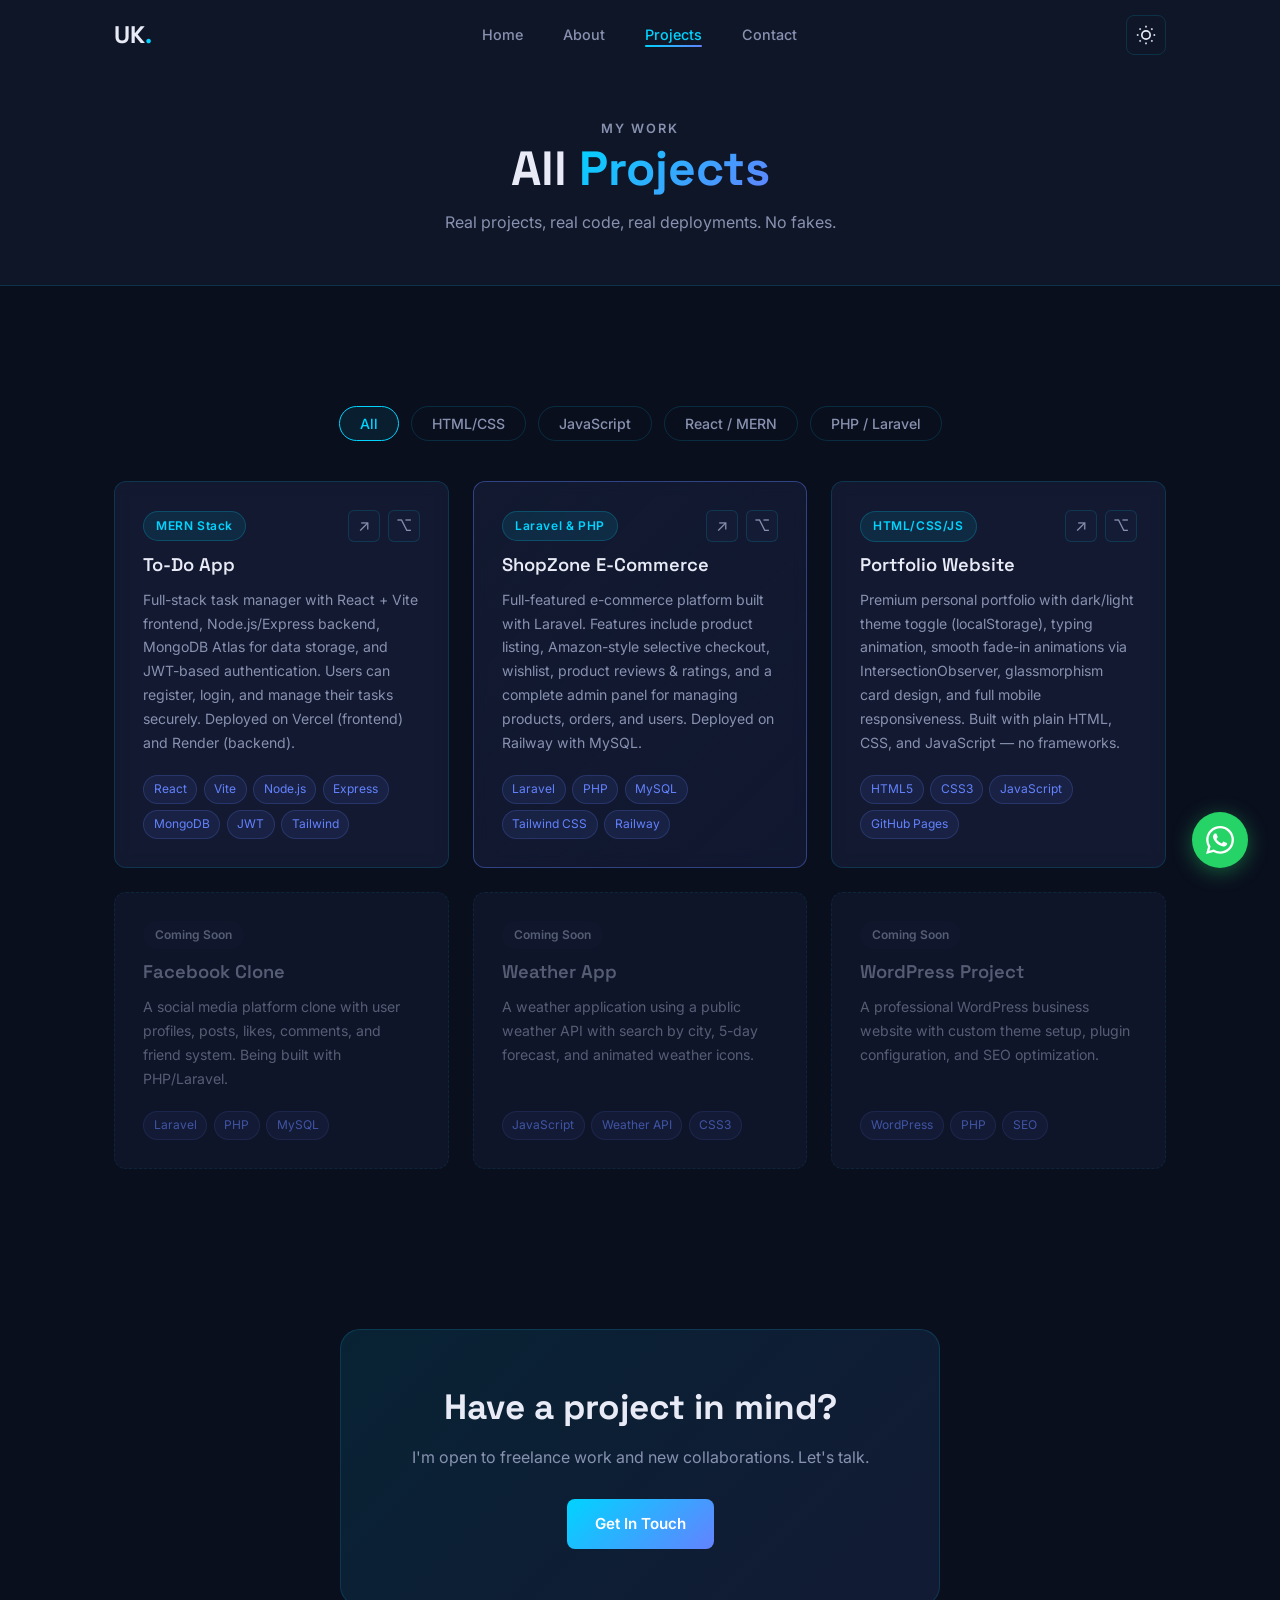
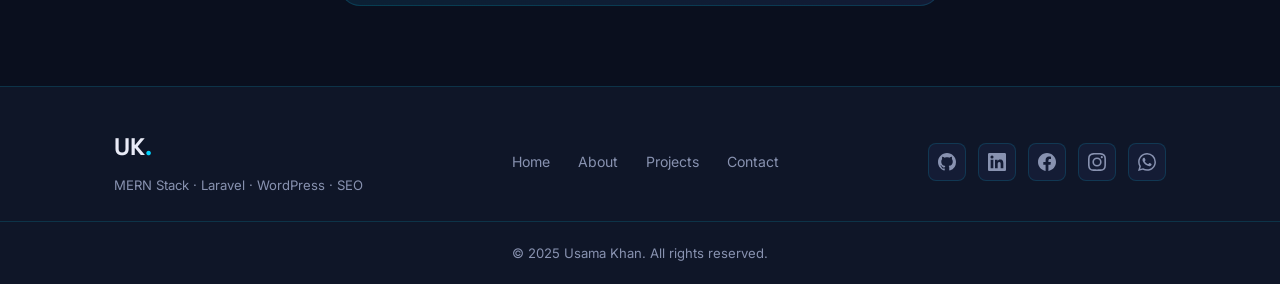
<file: projects.html>
<!DOCTYPE html>
<html lang="en">
<head>
  <meta charset="UTF-8" />
  <meta name="viewport" content="width=device-width, initial-scale=1.0" />
  <title>Projects — Usama Khan</title>
  <link rel="preconnect" href="https://fonts.googleapis.com" />
  <link rel="preconnect" href="https://fonts.gstatic.com" crossorigin />
  <link href="https://fonts.googleapis.com/css2?family=Inter:wght@400;500;600&family=Space+Grotesk:wght@500;600;700&display=swap" rel="stylesheet" />
  <link rel="stylesheet" href="style.css" />
</head>
<body class="dark-theme">

  <nav class="navbar" id="navbar">
    <div class="nav-container">
      <a href="index.html" class="nav-logo">UK<span class="dot">.</span></a>
      <ul class="nav-links" id="navLinks">
        <li><a href="index.html" class="nav-link">Home</a></li>
        <li><a href="about.html" class="nav-link">About</a></li>
        <li><a href="projects.html" class="nav-link active">Projects</a></li>
        <li><a href="contact.html" class="nav-link">Contact</a></li>
      </ul>
      <div class="nav-actions">
        <button class="theme-toggle" id="themeToggle" aria-label="Toggle theme">
          <svg id="sunIcon" xmlns="http://www.w3.org/2000/svg" width="20" height="20" viewBox="0 0 24 24" fill="none" stroke="currentColor" stroke-width="2"><circle cx="12" cy="12" r="5"/><line x1="12" y1="1" x2="12" y2="3"/><line x1="12" y1="21" x2="12" y2="23"/><line x1="4.22" y1="4.22" x2="5.64" y2="5.64"/><line x1="18.36" y1="18.36" x2="19.78" y2="19.78"/><line x1="1" y1="12" x2="3" y2="12"/><line x1="21" y1="12" x2="23" y2="12"/><line x1="4.22" y1="19.78" x2="5.64" y2="18.36"/><line x1="18.36" y1="5.64" x2="19.78" y2="4.22"/></svg>
          <svg id="moonIcon" xmlns="http://www.w3.org/2000/svg" width="20" height="20" viewBox="0 0 24 24" fill="none" stroke="currentColor" stroke-width="2" style="display:none"><path d="M21 12.79A9 9 0 1 1 11.21 3 7 7 0 0 0 21 12.79z"/></svg>
        </button>
        <button class="hamburger" id="hamburger" aria-label="Menu"><span></span><span></span><span></span></button>
      </div>
    </div>
  </nav>

  <!-- PAGE HERO -->
  <section class="page-hero">
    <div class="container">
      <p class="section-eyebrow center">My Work</p>
      <h1>All <span class="gradient-text">Projects</span></h1>
      <p>Real projects, real code, real deployments. No fakes.</p>
    </div>
  </section>

  <!-- PROJECTS -->
  <section class="section-padding fade-in-up">
    <div class="container">

      <!-- Filter -->
      <div class="filter-bar">
        <button class="filter-btn active" data-filter="all">All</button>
        <button class="filter-btn" data-filter="html-css">HTML/CSS</button>
        <button class="filter-btn" data-filter="javascript">JavaScript</button>
        <button class="filter-btn" data-filter="mern">React / MERN</button>
        <button class="filter-btn" data-filter="laravel">PHP / Laravel</button>
      </div>

      <div class="projects-full-grid">

        <!-- To-Do App -->
        <div class="project-card" data-category="mern">
          <div class="project-header">
            <span class="project-tag">MERN Stack</span>
            <div class="project-links">
              <a href="https://todo-app-amber-psi.vercel.app/" target="_blank" class="proj-link" title="Live Demo">↗</a>
              <a href="https://github.com/usamakhandev3184/todo-app" target="_blank" class="proj-link" title="GitHub">⌥</a>
            </div>
          </div>
          <h3 class="project-title">To-Do App</h3>
          <p class="project-desc">Full-stack task manager with React + Vite frontend, Node.js/Express backend, MongoDB Atlas for data storage, and JWT-based authentication. Users can register, login, and manage their tasks securely. Deployed on Vercel (frontend) and Render (backend).</p>
          <div class="project-stack">
            <span>React</span><span>Vite</span><span>Node.js</span><span>Express</span><span>MongoDB</span><span>JWT</span><span>Tailwind</span>
          </div>
        </div>

        <!-- ShopZone -->
        <div class="project-card featured" data-category="laravel">
          <div class="project-header">
            <span class="project-tag">Laravel & PHP</span>
            <div class="project-links">
              <a href="https://shopzone-ecommerce-production-f1cf.up.railway.app" target="_blank" class="proj-link" title="Live Demo">↗</a>
              <a href="https://github.com/usamakhandev3184/shopzone-ecommerce" target="_blank" class="proj-link" title="GitHub">⌥</a>
            </div>
          </div>
          <h3 class="project-title">ShopZone E-Commerce</h3>
          <p class="project-desc">Full-featured e-commerce platform built with Laravel. Features include product listing, Amazon-style selective checkout, wishlist, product reviews & ratings, and a complete admin panel for managing products, orders, and users. Deployed on Railway with MySQL.</p>
          <div class="project-stack">
            <span>Laravel</span><span>PHP</span><span>MySQL</span><span>Tailwind CSS</span><span>Railway</span>
          </div>
        </div>

        <!-- Portfolio Website -->
        <div class="project-card" data-category="html-css">
          <div class="project-header">
            <span class="project-tag">HTML/CSS/JS</span>
            <div class="project-links">
              <a href="https://usamakhandev3184.github.io/Portfolio-Website/" target="_blank" class="proj-link" title="Live Demo">↗</a>
              <a href="https://github.com/usamakhandev3184/Portfolio-Website" target="_blank" class="proj-link" title="GitHub">⌥</a>
            </div>
          </div>
          <h3 class="project-title">Portfolio Website</h3>
          <p class="project-desc">Premium personal portfolio with dark/light theme toggle (localStorage), typing animation, smooth fade-in animations via IntersectionObserver, glassmorphism card design, and full mobile responsiveness. Built with plain HTML, CSS, and JavaScript — no frameworks.</p>
          <div class="project-stack">
            <span>HTML5</span><span>CSS3</span><span>JavaScript</span><span>GitHub Pages</span>
          </div>
        </div>

        <!-- Facebook Clone — Coming Soon -->
        <div class="coming-soon-card" data-category="laravel">
          <div class="project-header">
            <span class="coming-soon-label">Coming Soon</span>
          </div>
          <h3 class="project-title" style="color:var(--text-muted)">Facebook Clone</h3>
          <p class="project-desc">A social media platform clone with user profiles, posts, likes, comments, and friend system. Being built with PHP/Laravel.</p>
          <div class="project-stack">
            <span>Laravel</span><span>PHP</span><span>MySQL</span>
          </div>
        </div>

        <!-- Weather App — Coming Soon -->
        <div class="coming-soon-card" data-category="javascript">
          <div class="project-header">
            <span class="coming-soon-label">Coming Soon</span>
          </div>
          <h3 class="project-title" style="color:var(--text-muted)">Weather App</h3>
          <p class="project-desc">A weather application using a public weather API with search by city, 5-day forecast, and animated weather icons.</p>
          <div class="project-stack">
            <span>JavaScript</span><span>Weather API</span><span>CSS3</span>
          </div>
        </div>

        <!-- WordPress — Coming Soon -->
        <div class="coming-soon-card" data-category="html-css">
          <div class="project-header">
            <span class="coming-soon-label">Coming Soon</span>
          </div>
          <h3 class="project-title" style="color:var(--text-muted)">WordPress Project</h3>
          <p class="project-desc">A professional WordPress business website with custom theme setup, plugin configuration, and SEO optimization.</p>
          <div class="project-stack">
            <span>WordPress</span><span>PHP</span><span>SEO</span>
          </div>
        </div>

      </div>
    </div>
  </section>

  <section class="cta-section section-padding fade-in-up">
    <div class="container">
      <div class="cta-box">
        <h2>Have a project in mind?</h2>
        <p>I'm open to freelance work and new collaborations. Let's talk.</p>
        <a href="contact.html" class="btn btn-primary">Get In Touch</a>
      </div>
    </div>
  </section>

  <footer class="footer">
    <div class="container footer-inner">
      <div class="footer-brand">
        <a href="index.html" class="nav-logo">UK<span class="dot">.</span></a>
        <p>MERN Stack · Laravel · WordPress · SEO</p>
      </div>
      <div class="footer-links">
        <a href="index.html">Home</a><a href="about.html">About</a><a href="projects.html">Projects</a><a href="contact.html">Contact</a>
      </div>
            <div class="footer-socials">
        <a href="https://github.com/usamakhandev3184" target="_blank" aria-label="GitHub">
          <svg xmlns="http://www.w3.org/2000/svg" width="18" height="18" viewBox="0 0 24 24" fill="currentColor"><path d="M12 0C5.37 0 0 5.37 0 12c0 5.31 3.435 9.795 8.205 11.385.6.105.825-.255.825-.57 0-.285-.015-1.23-.015-2.235-3.015.555-3.795-.735-4.035-1.41-.135-.345-.72-1.41-1.23-1.695-.42-.225-1.02-.78-.015-.795.945-.015 1.62.87 1.845 1.23 1.08 1.815 2.805 1.305 3.495.99.105-.78.42-1.305.765-1.605-2.67-.3-5.46-1.335-5.46-5.925 0-1.305.465-2.385 1.23-3.225-.12-.3-.54-1.53.12-3.18 0 0 1.005-.315 3.3 1.23.96-.27 1.98-.405 3-.405s2.04.135 3 .405c2.295-1.56 3.3-1.23 3.3-1.23.66 1.65.24 2.88.12 3.18.765.84 1.23 1.905 1.23 3.225 0 4.605-2.805 5.625-5.475 5.925.435.375.81 1.095.81 2.22 0 1.605-.015 2.895-.015 3.3 0 .315.225.69.825.57A12.02 12.02 0 0 0 24 12c0-6.63-5.37-12-12-12z"/></svg>
        </a>
        <a href="https://www.linkedin.com/in/usama-khan-frontend/" target="_blank" aria-label="LinkedIn">
          <svg xmlns="http://www.w3.org/2000/svg" width="18" height="18" viewBox="0 0 24 24" fill="currentColor"><path d="M20.447 20.452h-3.554v-5.569c0-1.328-.027-3.037-1.852-3.037-1.853 0-2.136 1.445-2.136 2.939v5.667H9.351V9h3.414v1.561h.046c.477-.9 1.637-1.85 3.37-1.85 3.601 0 4.267 2.37 4.267 5.455v6.286zM5.337 7.433a2.062 2.062 0 0 1-2.063-2.065 2.064 2.064 0 1 1 2.063 2.065zm1.782 13.019H3.555V9h3.564v11.452zM22.225 0H1.771C.792 0 0 .774 0 1.729v20.542C0 23.227.792 24 1.771 24h20.451C23.2 24 24 23.227 24 22.271V1.729C24 .774 23.2 0 22.222 0h.003z"/></svg>
        </a>
        <a href="https://www.facebook.com/profile.php?id=61589979195833" target="_blank" aria-label="Facebook">
          <svg xmlns="http://www.w3.org/2000/svg" width="18" height="18" viewBox="0 0 24 24" fill="currentColor"><path d="M24 12.073c0-6.627-5.373-12-12-12s-12 5.373-12 12c0 5.99 4.388 10.954 10.125 11.854v-8.385H7.078v-3.47h3.047V9.43c0-3.007 1.792-4.669 4.533-4.669 1.312 0 2.686.235 2.686.235v2.953H15.83c-1.491 0-1.956.925-1.956 1.874v2.25h3.328l-.532 3.47h-2.796v8.385C19.612 23.027 24 18.062 24 12.073z"/></svg>
        </a>
        <a href="https://www.instagram.com/usamakhandev3184/" target="_blank" aria-label="Instagram">
          <svg xmlns="http://www.w3.org/2000/svg" width="18" height="18" viewBox="0 0 24 24" fill="currentColor"><path d="M12 2.163c3.204 0 3.584.012 4.85.07 3.252.148 4.771 1.691 4.919 4.919.058 1.265.069 1.645.069 4.849 0 3.205-.012 3.584-.069 4.849-.149 3.225-1.664 4.771-4.919 4.919-1.266.058-1.644.07-4.85.07-3.204 0-3.584-.012-4.849-.07-3.26-.149-4.771-1.699-4.919-4.92-.058-1.265-.07-1.644-.07-4.849 0-3.204.013-3.583.07-4.849.149-3.227 1.664-4.771 4.919-4.919 1.266-.057 1.645-.069 4.849-.069zM12 0C8.741 0 8.333.014 7.053.072 2.695.272.273 2.69.073 7.052.014 8.333 0 8.741 0 12c0 3.259.014 3.668.072 4.948.2 4.358 2.618 6.78 6.98 6.98C8.333 23.986 8.741 24 12 24c3.259 0 3.668-.014 4.948-.072 4.354-.2 6.782-2.618 6.979-6.98.059-1.28.073-1.689.073-4.948 0-3.259-.014-3.667-.072-4.947-.196-4.354-2.617-6.78-6.979-6.98C15.668.014 15.259 0 12 0zm0 5.838a6.162 6.162 0 1 0 0 12.324 6.162 6.162 0 0 0 0-12.324zM12 16a4 4 0 1 1 0-8 4 4 0 0 1 0 8zm6.406-11.845a1.44 1.44 0 1 0 0 2.881 1.44 1.44 0 0 0 0-2.881z"/></svg>
        </a>
        <a href="https://wa.me/923139791661" target="_blank" aria-label="WhatsApp">
          <svg xmlns="http://www.w3.org/2000/svg" width="18" height="18" viewBox="0 0 24 24" fill="currentColor"><path d="M17.472 14.382c-.297-.149-1.758-.867-2.03-.967-.273-.099-.471-.148-.67.15-.197.297-.767.966-.94 1.164-.173.199-.347.223-.644.075-.297-.15-1.255-.463-2.39-1.475-.883-.788-1.48-1.761-1.653-2.059-.173-.297-.018-.458.13-.606.134-.133.298-.347.446-.52.149-.174.198-.298.298-.497.099-.198.05-.371-.025-.52-.075-.149-.669-1.612-.916-2.207-.242-.579-.487-.5-.669-.51-.173-.008-.371-.01-.57-.01-.198 0-.52.074-.792.372-.272.297-1.04 1.016-1.04 2.479 0 1.462 1.065 2.875 1.213 3.074.149.198 2.096 3.2 5.077 4.487.709.306 1.262.489 1.694.625.712.227 1.36.195 1.871.118.571-.085 1.758-.719 2.006-1.413.248-.694.248-1.289.173-1.413-.074-.124-.272-.198-.57-.347m-5.421 7.403h-.004a9.87 9.87 0 0 1-5.031-1.378l-.361-.214-3.741.982.998-3.648-.235-.374a9.86 9.86 0 0 1-1.51-5.26c.001-5.45 4.436-9.884 9.888-9.884 2.64 0 5.122 1.03 6.988 2.898a9.825 9.825 0 0 1 2.893 6.994c-.003 5.45-4.437 9.884-9.885 9.884m8.413-18.297A11.815 11.815 0 0 0 12.05 0C5.495 0 .16 5.335.157 11.892c0 2.096.547 4.142 1.588 5.945L.057 24l6.305-1.654a11.882 11.882 0 0 0 5.683 1.448h.005c6.554 0 11.89-5.335 11.893-11.893a11.821 11.821 0 0 0-3.48-8.413z"/></svg>
        </a>
      </div>
    </div>
    <div class="footer-bottom"><p>© 2025 Usama Khan. All rights reserved.</p></div>
  </footer>

  <a href="https://wa.me/923139791661" target="_blank" class="whatsapp-float" aria-label="WhatsApp">
    <svg xmlns="http://www.w3.org/2000/svg" width="28" height="28" viewBox="0 0 24 24" fill="white"><path d="M17.472 14.382c-.297-.149-1.758-.867-2.03-.967-.273-.099-.471-.148-.67.15-.197.297-.767.966-.94 1.164-.173.199-.347.223-.644.075-.297-.15-1.255-.463-2.39-1.475-.883-.788-1.48-1.761-1.653-2.059-.173-.297-.018-.458.13-.606.134-.133.298-.347.446-.52.149-.174.198-.298.298-.497.099-.198.05-.371-.025-.52-.075-.149-.669-1.612-.916-2.207-.242-.579-.487-.5-.669-.51-.173-.008-.371-.01-.57-.01-.198 0-.52.074-.792.372-.272.297-1.04 1.016-1.04 2.479 0 1.462 1.065 2.875 1.213 3.074.149.198 2.096 3.2 5.077 4.487.709.306 1.262.489 1.694.625.712.227 1.36.195 1.871.118.571-.085 1.758-.719 2.006-1.413.248-.694.248-1.289.173-1.413-.074-.124-.272-.198-.57-.347m-5.421 7.403h-.004a9.87 9.87 0 0 1-5.031-1.378l-.361-.214-3.741.982.998-3.648-.235-.374a9.86 9.86 0 0 1-1.51-5.26c.001-5.45 4.436-9.884 9.888-9.884 2.64 0 5.122 1.03 6.988 2.898a9.825 9.825 0 0 1 2.893 6.994c-.003 5.45-4.437 9.884-9.885 9.884m8.413-18.297A11.815 11.815 0 0 0 12.05 0C5.495 0 .16 5.335.157 11.892c0 2.096.547 4.142 1.588 5.945L.057 24l6.305-1.654a11.882 11.882 0 0 0 5.683 1.448h.005c6.554 0 11.89-5.335 11.893-11.893a11.821 11.821 0 0 0-3.48-8.413z"/></svg>
  </a>

  <script src="script.js"></script>
</body>
</html>
</file>
<file: style.css>
/* =============================================
   USAMA KHAN PORTFOLIO — PREMIUM DARK THEME
   ============================================= */

/* ===== CSS VARIABLES ===== */
:root {
  --bg: #0a0f1e;
  --bg-2: #0f1628;
  --bg-3: #141c35;
  --bg-card: rgba(20, 28, 53, 0.8);
  --text: #e8eaf6;
  --text-muted: #8892b0;
  --cyan: #00d4ff;
  --purple: #6382ff;
  --gradient: linear-gradient(135deg, #00d4ff 0%, #6382ff 100%);
  --gradient-subtle: linear-gradient(135deg, rgba(0,212,255,0.1) 0%, rgba(99,130,255,0.1) 100%);
  --border: rgba(0, 212, 255, 0.15);
  --shadow: 0 8px 32px rgba(0, 0, 0, 0.4);
  --radius: 12px;
  --radius-lg: 20px;
  --nav-h: 70px;
  --whatsapp: #25d366;
  --transition: 0.3s ease;
}

.light-theme {
  --bg: #f0f4ff;
  --bg-2: #e6ecfa;
  --bg-3: #dce4f5;
  --bg-card: rgba(255,255,255,0.9);
  --text: #0a0f1e;
  --text-muted: #4a5568;
  --border: rgba(99,130,255,0.2);
  --shadow: 0 8px 32px rgba(0,0,0,0.12);
}

/* ===== RESET & BASE ===== */
*, *::before, *::after { box-sizing: border-box; margin: 0; padding: 0; }

html { scroll-behavior: smooth; }

body {
  font-family: 'Inter', sans-serif;
  background: var(--bg);
  color: var(--text);
  line-height: 1.7;
  transition: background var(--transition), color var(--transition);
  overflow-x: hidden;
}

h1, h2, h3, h4 {
  font-family: 'Space Grotesk', sans-serif;
  line-height: 1.2;
}

a { text-decoration: none; color: inherit; }
img { max-width: 100%; display: block; }

.container {
  max-width: 1100px;
  margin: 0 auto;
  padding: 0 1.5rem;
}

.center { text-align: center; }
.section-padding { padding: 5rem 0; }

/* ===== TYPOGRAPHY HELPERS ===== */
.gradient-text {
  background: var(--gradient);
  -webkit-background-clip: text;
  -webkit-text-fill-color: transparent;
  background-clip: text;
}

.section-eyebrow {
  font-size: 0.8rem;
  font-weight: 600;
  letter-spacing: 0.15em;
  text-transform: uppercase;
  color: var(--cyan);
  margin-bottom: 0.75rem;
  display: block;
}

.section-title {
  font-size: clamp(1.8rem, 4vw, 2.6rem);
  font-weight: 700;
  color: var(--text);
  margin-bottom: 1rem;
}

/* ===== BUTTONS ===== */
.btn {
  display: inline-flex;
  align-items: center;
  gap: 0.5rem;
  padding: 0.75rem 1.75rem;
  border-radius: 8px;
  font-weight: 600;
  font-size: 0.95rem;
  cursor: pointer;
  transition: all var(--transition);
  border: none;
  font-family: 'Inter', sans-serif;
}

.btn-primary {
  background: var(--gradient);
  color: #fff;
}
.btn-primary:hover {
  transform: translateY(-2px);
  box-shadow: 0 8px 25px rgba(0,212,255,0.35);
}

.btn-secondary {
  background: transparent;
  color: var(--cyan);
  border: 1.5px solid var(--cyan);
}
.btn-secondary:hover {
  background: rgba(0,212,255,0.1);
  transform: translateY(-2px);
}

.btn-ghost {
  background: rgba(255,255,255,0.07);
  color: var(--text);
  border: 1.5px solid var(--border);
}
.btn-ghost:hover {
  background: rgba(255,255,255,0.12);
  transform: translateY(-2px);
}

/* ===== NAVBAR ===== */
.navbar {
  position: fixed;
  top: 0; left: 0; right: 0;
  height: var(--nav-h);
  z-index: 1000;
  transition: background var(--transition), box-shadow var(--transition);
}
.navbar.scrolled {
  background: rgba(10, 15, 30, 0.95);
  backdrop-filter: blur(12px);
  box-shadow: 0 1px 0 var(--border);
}
.light-theme .navbar.scrolled {
  background: rgba(240,244,255,0.95);
}

.nav-container {
  max-width: 1100px;
  margin: 0 auto;
  padding: 0 1.5rem;
  height: 100%;
  display: flex;
  align-items: center;
  justify-content: space-between;
}

.nav-logo {
  font-family: 'Space Grotesk', sans-serif;
  font-size: 1.5rem;
  font-weight: 700;
  color: var(--text);
}
.nav-logo .dot { color: var(--cyan); }

.nav-links {
  list-style: none;
  display: flex;
  gap: 2.5rem;
}
.nav-link {
  font-size: 0.9rem;
  font-weight: 500;
  color: var(--text-muted);
  transition: color var(--transition);
  position: relative;
}
.nav-link::after {
  content: '';
  position: absolute;
  bottom: -4px; left: 0;
  width: 0; height: 2px;
  background: var(--gradient);
  border-radius: 2px;
  transition: width var(--transition);
}
.nav-link:hover,
.nav-link.active {
  color: var(--cyan);
}
.nav-link.active::after,
.nav-link:hover::after { width: 100%; }

.nav-actions {
  display: flex;
  align-items: center;
  gap: 1rem;
}

.theme-toggle {
  background: none;
  border: 1.5px solid var(--border);
  color: var(--text);
  width: 40px; height: 40px;
  border-radius: 8px;
  cursor: pointer;
  display: flex;
  align-items: center;
  justify-content: center;
  transition: all var(--transition);
}
.theme-toggle:hover {
  border-color: var(--cyan);
  color: var(--cyan);
}

.hamburger {
  display: none;
  flex-direction: column;
  gap: 5px;
  background: none;
  border: none;
  cursor: pointer;
  padding: 4px;
}
.hamburger span {
  display: block;
  width: 24px; height: 2px;
  background: var(--text);
  border-radius: 2px;
  transition: all var(--transition);
}

/* ===== HERO ===== */
.hero {
  min-height: 100vh;
  padding-top: var(--nav-h);
  display: flex;
  align-items: center;
  position: relative;
  overflow: hidden;
}

.hero-bg-grid {
  position: absolute;
  inset: 0;
  background-image:
    linear-gradient(rgba(0,212,255,0.04) 1px, transparent 1px),
    linear-gradient(90deg, rgba(0,212,255,0.04) 1px, transparent 1px);
  background-size: 50px 50px;
  mask-image: radial-gradient(ellipse 80% 80% at 50% 50%, black 40%, transparent 100%);
  pointer-events: none;
}

.hero-container {
  display: grid;
  grid-template-columns: 1fr 1fr;
  gap: 4rem;
  align-items: center;
  padding-top: 4rem;
  padding-bottom: 4rem;
}

.hero-content { display: flex; flex-direction: column; gap: 1.25rem; }

.available-badge {
  display: inline-flex;
  align-items: center;
  gap: 0.5rem;
  background: rgba(0,212,255,0.1);
  border: 1px solid rgba(0,212,255,0.3);
  color: var(--cyan);
  padding: 0.4rem 1rem;
  border-radius: 50px;
  font-size: 0.85rem;
  font-weight: 500;
  width: fit-content;
}
.badge-dot {
  width: 8px; height: 8px;
  background: #22c55e;
  border-radius: 50%;
  animation: pulse-dot 2s infinite;
}
@keyframes pulse-dot {
  0%, 100% { transform: scale(1); opacity: 1; }
  50% { transform: scale(1.4); opacity: 0.7; }
}

.hero-title {
  font-size: clamp(2.2rem, 5vw, 3.5rem);
  font-weight: 700;
  line-height: 1.15;
}

.hero-roles {
  font-size: 1.2rem;
  color: var(--text-muted);
  font-weight: 500;
  min-height: 2rem;
}
.typed-text { color: var(--cyan); }
.typed-cursor {
  color: var(--cyan);
  animation: blink 1s step-end infinite;
}
@keyframes blink { 50% { opacity: 0; } }

.hero-desc {
  color: var(--text-muted);
  font-size: 1rem;
  max-width: 480px;
  line-height: 1.75;
}

.hero-btns {
  display: flex;
  flex-wrap: wrap;
  gap: 1rem;
}

/* Hero Visual — Code Card */
.hero-visual {
  display: flex;
  justify-content: center;
}

.hero-card {
  width: 100%;
  max-width: 380px;
  background: var(--bg-card);
  border: 1px solid var(--border);
  border-radius: var(--radius-lg);
  backdrop-filter: blur(12px);
  box-shadow: var(--shadow), 0 0 60px rgba(0,212,255,0.08);
  overflow: hidden;
}

.hero-card-inner { padding: 1.5rem; }

.code-dots {
  display: flex;
  gap: 6px;
  margin-bottom: 1.25rem;
}
.code-dots span {
  width: 12px; height: 12px;
  border-radius: 50%;
  background: var(--bg-3);
}
.code-dots span:nth-child(1) { background: #ff5f57; }
.code-dots span:nth-child(2) { background: #febc2e; }
.code-dots span:nth-child(3) { background: #28c840; }

.code-content {
  font-family: 'Courier New', monospace;
  font-size: 0.85rem;
  line-height: 1.8;
  color: var(--text-muted);
  white-space: pre;
}
.c-purple { color: #c792ea; }
.c-cyan { color: var(--cyan); }
.c-green { color: #c3e88d; }

/* ===== MARQUEE ===== */
.marquee-section {
  overflow: hidden;
  border-top: 1px solid var(--border);
  border-bottom: 1px solid var(--border);
  background: var(--bg-2);
  padding: 1.25rem 0;
}

.marquee-track { overflow: hidden; }

.marquee-content {
  display: flex;
  align-items: center;
  gap: 1.5rem;
  white-space: nowrap;
  animation: marquee-scroll 30s linear infinite;
  width: max-content;
}

.marquee-content span {
  font-size: 0.9rem;
  font-weight: 500;
  color: var(--text-muted);
}
.marquee-content .sep {
  color: var(--cyan);
  font-size: 0.7rem;
}

@keyframes marquee-scroll {
  from { transform: translateX(0); }
  to { transform: translateX(-50%); }
}

/* ===== ABOUT PREVIEW ===== */
.about-grid {
  display: grid;
  grid-template-columns: 1fr 1fr;
  gap: 4rem;
  align-items: center;
}

.about-desc {
  color: var(--text-muted);
  margin-top: 0.75rem;
  line-height: 1.8;
}

.stats-grid {
  display: grid;
  grid-template-columns: 1fr 1fr;
  gap: 1.25rem;
}

.stat-card {
  background: var(--bg-card);
  border: 1px solid var(--border);
  border-radius: var(--radius);
  padding: 1.5rem;
  display: flex;
  flex-direction: column;
  gap: 0.4rem;
  backdrop-filter: blur(8px);
  transition: border-color var(--transition), transform var(--transition);
}
.stat-card:hover {
  border-color: var(--cyan);
  transform: translateY(-3px);
}

.stat-number {
  font-family: 'Space Grotesk', sans-serif;
  font-size: 2rem;
  font-weight: 700;
}

.stat-label {
  font-size: 0.85rem;
  color: var(--text-muted);
}

/* ===== SERVICES ===== */
.services { background: var(--bg-2); }

.services-grid {
  display: grid;
  grid-template-columns: repeat(2, 1fr);
  gap: 1.5rem;
  margin-top: 2.5rem;
}

.service-card {
  background: var(--bg-card);
  border: 1px solid var(--border);
  border-radius: var(--radius);
  padding: 2rem;
  backdrop-filter: blur(8px);
  transition: all var(--transition);
}
.service-card:hover {
  border-color: var(--cyan);
  transform: translateY(-4px);
  box-shadow: 0 12px 40px rgba(0,212,255,0.1);
}

.service-icon {
  font-size: 2.2rem;
  margin-bottom: 1rem;
}

.service-card h3 {
  font-size: 1.1rem;
  font-weight: 600;
  color: var(--text);
  margin-bottom: 0.6rem;
}
.service-card p {
  color: var(--text-muted);
  font-size: 0.92rem;
  line-height: 1.7;
}

/* ===== PROJECTS PREVIEW ===== */
.projects-grid {
  display: grid;
  grid-template-columns: repeat(3, 1fr);
  gap: 1.5rem;
  margin-top: 2.5rem;
}

.project-card {
  background: var(--bg-card);
  border: 1px solid var(--border);
  border-radius: var(--radius);
  padding: 1.75rem;
  backdrop-filter: blur(8px);
  transition: all var(--transition);
  display: flex;
  flex-direction: column;
  gap: 0.75rem;
}
.project-card:hover {
  border-color: var(--cyan);
  transform: translateY(-4px);
  box-shadow: 0 12px 40px rgba(0,212,255,0.1);
}
.project-card.featured {
  border-color: rgba(99,130,255,0.4);
  background: linear-gradient(135deg, var(--bg-card), rgba(99,130,255,0.08));
}

.project-header {
  display: flex;
  justify-content: space-between;
  align-items: center;
}

.project-tag {
  font-size: 0.75rem;
  font-weight: 600;
  letter-spacing: 0.05em;
  color: var(--cyan);
  background: rgba(0,212,255,0.1);
  padding: 0.25rem 0.75rem;
  border-radius: 50px;
  border: 1px solid rgba(0,212,255,0.2);
}

.project-links {
  display: flex;
  gap: 0.5rem;
}
.proj-link {
  display: flex;
  align-items: center;
  justify-content: center;
  width: 32px; height: 32px;
  border-radius: 6px;
  background: var(--bg-3);
  color: var(--text-muted);
  font-size: 1rem;
  transition: all var(--transition);
  border: 1px solid var(--border);
}
.proj-link:hover {
  background: var(--cyan);
  color: var(--bg);
  border-color: var(--cyan);
}

.project-title {
  font-size: 1.15rem;
  font-weight: 600;
  color: var(--text);
}
.project-desc {
  color: var(--text-muted);
  font-size: 0.88rem;
  line-height: 1.7;
  flex: 1;
}

.project-stack {
  display: flex;
  flex-wrap: wrap;
  gap: 0.4rem;
  margin-top: 0.5rem;
}
.project-stack span {
  font-size: 0.75rem;
  color: var(--purple);
  background: rgba(99,130,255,0.1);
  border: 1px solid rgba(99,130,255,0.2);
  padding: 0.2rem 0.6rem;
  border-radius: 50px;
}

/* ===== WHY HIRE ME ===== */
.why-hire { background: var(--bg-2); }

.why-grid {
  display: grid;
  grid-template-columns: repeat(3, 1fr);
  gap: 1.25rem;
  margin-top: 2.5rem;
}

.why-card {
  background: var(--bg-card);
  border: 1px solid var(--border);
  border-radius: var(--radius);
  padding: 1.5rem;
  backdrop-filter: blur(8px);
  transition: all var(--transition);
}
.why-card:hover {
  border-color: var(--purple);
  transform: translateY(-3px);
}

.why-icon { font-size: 1.8rem; margin-bottom: 0.75rem; display: block; }
.why-card h4 { font-size: 1rem; font-weight: 600; margin-bottom: 0.4rem; }
.why-card p { color: var(--text-muted); font-size: 0.88rem; line-height: 1.65; }

/* ===== TESTIMONIALS ===== */
.coming-soon-box {
  background: var(--bg-card);
  border: 1px dashed var(--border);
  border-radius: var(--radius-lg);
  padding: 3rem;
  text-align: center;
  max-width: 500px;
  margin: 2.5rem auto 0;
  color: var(--text-muted);
}
.coming-soon-icon { font-size: 3rem; display: block; margin-bottom: 1rem; }
.inline-link { color: var(--cyan); }
.inline-link:hover { text-decoration: underline; }

/* ===== TECH STACK ===== */
.tech-stack { background: var(--bg-2); }

.tech-groups {
  display: flex;
  flex-direction: column;
  gap: 1.75rem;
  margin-top: 2.5rem;
}

.tech-group-label {
  font-size: 0.8rem;
  font-weight: 600;
  letter-spacing: 0.1em;
  text-transform: uppercase;
  color: var(--cyan);
  margin-bottom: 0.75rem;
}

.tech-pills {
  display: flex;
  flex-wrap: wrap;
  gap: 0.6rem;
}
.tech-pills span {
  font-size: 0.88rem;
  font-weight: 500;
  color: var(--text);
  background: var(--bg-card);
  border: 1px solid var(--border);
  padding: 0.4rem 1rem;
  border-radius: 8px;
  backdrop-filter: blur(8px);
  transition: all var(--transition);
}
.tech-pills span:hover {
  border-color: var(--cyan);
  color: var(--cyan);
}

/* ===== CTA ===== */
.cta-box {
  background: var(--gradient-subtle);
  border: 1px solid var(--border);
  border-radius: var(--radius-lg);
  padding: 3.5rem 2rem;
  text-align: center;
  max-width: 600px;
  margin: 0 auto;
}
.cta-box h2 {
  font-size: clamp(1.6rem, 3vw, 2.2rem);
  margin-bottom: 1rem;
}
.cta-box p {
  color: var(--text-muted);
  margin-bottom: 1.75rem;
  line-height: 1.7;
}

/* ===== FOOTER ===== */
.footer {
  border-top: 1px solid var(--border);
  background: var(--bg-2);
  padding: 2.5rem 0 1.25rem;
}

.footer-inner {
  display: flex;
  align-items: center;
  justify-content: space-between;
  flex-wrap: wrap;
  gap: 1.5rem;
  padding-bottom: 1.5rem;
}

.footer-brand p {
  font-size: 0.82rem;
  color: var(--text-muted);
  margin-top: 0.4rem;
}

.footer-links {
  display: flex;
  gap: 1.75rem;
}
.footer-links a {
  font-size: 0.88rem;
  color: var(--text-muted);
  transition: color var(--transition);
}
.footer-links a:hover { color: var(--cyan); }

.footer-socials {
  display: flex;
  gap: 0.75rem;
}
.footer-socials a {
  display: flex;
  align-items: center;
  justify-content: center;
  width: 38px; height: 38px;
  border-radius: 8px;
  background: var(--bg-3);
  color: var(--text-muted);
  border: 1px solid var(--border);
  transition: all var(--transition);
}
.footer-socials a:hover {
  background: var(--cyan);
  color: var(--bg);
  border-color: var(--cyan);
}

.footer-bottom {
  text-align: center;
  padding-top: 1.25rem;
  border-top: 1px solid var(--border);
  font-size: 0.82rem;
  color: var(--text-muted);
}

/* ===== WHATSAPP FLOAT ===== */
.whatsapp-float {
  position: fixed;
  bottom: 2rem;
  right: 2rem;
  width: 56px; height: 56px;
  background: var(--whatsapp);
  border-radius: 50%;
  display: flex;
  align-items: center;
  justify-content: center;
  box-shadow: 0 4px 20px rgba(37,211,102,0.4);
  z-index: 999;
  transition: all var(--transition);
  animation: whatsapp-bounce 3s ease-in-out infinite;
}
.whatsapp-float:hover {
  transform: scale(1.1);
  box-shadow: 0 6px 28px rgba(37,211,102,0.6);
  animation: none;
}
@keyframes whatsapp-bounce {
  0%, 100% { transform: translateY(0); }
  50% { transform: translateY(-6px); }
}

/* ===== FADE IN UP ANIMATION ===== */
.fade-in-up {
  opacity: 0;
  transform: translateY(30px);
  transition: opacity 0.6s ease, transform 0.6s ease;
}
.fade-in-up.visible {
  opacity: 1;
  transform: translateY(0);
}

/* ===== ABOUT PAGE ===== */
.page-hero {
  padding: calc(var(--nav-h) + 3rem) 0 3rem;
  background: var(--bg-2);
  border-bottom: 1px solid var(--border);
  text-align: center;
}
.page-hero h1 { font-size: clamp(2rem, 5vw, 3rem); margin-bottom: 0.75rem; }
.page-hero p { color: var(--text-muted); max-width: 500px; margin: 0 auto; }

.about-full-grid {
  display: grid;
  grid-template-columns: 1fr 1.5fr;
  gap: 4rem;
  align-items: start;
}

.about-photo-side { display: flex; flex-direction: column; gap: 1.5rem; }

.about-avatar {
  width: 100%;
  max-width: 320px;
  aspect-ratio: 1;
  background: var(--gradient-subtle);
  border: 1px solid var(--border);
  border-radius: var(--radius-lg);
  display: flex;
  align-items: center;
  justify-content: center;
  font-family: 'Space Grotesk', sans-serif;
  font-size: 4rem;
  font-weight: 700;
  color: var(--cyan);
  overflow: hidden;
  object-fit: cover;
}

.about-socials { display: flex; gap: 0.75rem; flex-wrap: wrap; }
.about-social-btn {
  display: flex;
  align-items: center;
  gap: 0.5rem;
  padding: 0.5rem 1rem;
  background: var(--bg-card);
  border: 1px solid var(--border);
  border-radius: 8px;
  font-size: 0.85rem;
  color: var(--text-muted);
  transition: all var(--transition);
}
.about-social-btn:hover { border-color: var(--cyan); color: var(--cyan); }

.skills-section { background: var(--bg-2); }
.skill-categories { display: flex; flex-direction: column; gap: 2rem; margin-top: 2rem; }
.skill-category h4 {
  font-size: 0.8rem;
  font-weight: 600;
  letter-spacing: 0.1em;
  text-transform: uppercase;
  color: var(--cyan);
  margin-bottom: 1rem;
}

.skill-bars { display: flex; flex-direction: column; gap: 1rem; }
.skill-bar-item { display: flex; flex-direction: column; gap: 0.4rem; }
.skill-bar-header { display: flex; justify-content: space-between; font-size: 0.9rem; }
.skill-bar-track {
  height: 6px;
  background: var(--bg-3);
  border-radius: 3px;
  overflow: hidden;
}
.skill-bar-fill {
  height: 100%;
  background: var(--gradient);
  border-radius: 3px;
  width: 0;
  transition: width 1.2s ease;
}

.timeline-section { background: var(--bg); }
.timeline-cols {
  display: grid;
  grid-template-columns: 1fr 1fr;
  gap: 3rem;
  margin-top: 2rem;
}
.timeline-col h3 {
  font-size: 1.1rem;
  font-weight: 600;
  color: var(--cyan);
  margin-bottom: 1.5rem;
  padding-bottom: 0.75rem;
  border-bottom: 1px solid var(--border);
}

.timeline-items { display: flex; flex-direction: column; gap: 1.5rem; }
.timeline-item {
  background: var(--bg-card);
  border: 1px solid var(--border);
  border-radius: var(--radius);
  padding: 1.25rem;
  position: relative;
  border-left: 3px solid var(--cyan);
  transition: all var(--transition);
}
.timeline-item:hover { border-color: var(--cyan); transform: translateX(4px); }
.timeline-item h4 { font-size: 0.98rem; font-weight: 600; margin-bottom: 0.3rem; }
.timeline-item .org { color: var(--cyan); font-size: 0.85rem; font-weight: 500; }
.timeline-item .period { color: var(--text-muted); font-size: 0.8rem; margin-top: 0.25rem; }
.timeline-item p { color: var(--text-muted); font-size: 0.85rem; margin-top: 0.5rem; line-height: 1.6; }

/* ===== PROJECTS PAGE ===== */
.filter-bar {
  display: flex;
  flex-wrap: wrap;
  gap: 0.75rem;
  justify-content: center;
  margin: 2.5rem 0;
}
.filter-btn {
  padding: 0.5rem 1.25rem;
  border-radius: 50px;
  border: 1.5px solid var(--border);
  background: none;
  color: var(--text-muted);
  font-size: 0.88rem;
  font-weight: 500;
  cursor: pointer;
  transition: all var(--transition);
  font-family: 'Inter', sans-serif;
}
.filter-btn.active,
.filter-btn:hover {
  border-color: var(--cyan);
  color: var(--cyan);
  background: rgba(0,212,255,0.08);
}

.projects-full-grid {
  display: grid;
  grid-template-columns: repeat(3, 1fr);
  gap: 1.5rem;
}

.coming-soon-card {
  background: var(--bg-card);
  border: 1px dashed var(--border);
  border-radius: var(--radius);
  padding: 1.75rem;
  display: flex;
  flex-direction: column;
  gap: 0.75rem;
  opacity: 0.6;
}
.coming-soon-label {
  font-size: 0.75rem;
  font-weight: 600;
  color: var(--text-muted);
  background: var(--bg-3);
  padding: 0.25rem 0.75rem;
  border-radius: 50px;
  width: fit-content;
}

/* ===== CONTACT PAGE ===== */
.contact-grid {
  display: grid;
  grid-template-columns: 1fr 1.5fr;
  gap: 3rem;
  align-items: start;
  margin-top: 2rem;
}

.contact-info { display: flex; flex-direction: column; gap: 1.25rem; }
.contact-item {
  display: flex;
  align-items: center;
  gap: 1rem;
  padding: 1.25rem;
  background: var(--bg-card);
  border: 1px solid var(--border);
  border-radius: var(--radius);
  transition: all var(--transition);
}
.contact-item:hover { border-color: var(--cyan); transform: translateX(4px); }
.contact-icon {
  width: 44px; height: 44px;
  background: rgba(0,212,255,0.1);
  border-radius: 10px;
  display: flex; align-items: center; justify-content: center;
  font-size: 1.25rem;
  flex-shrink: 0;
}
.contact-item-text span {
  display: block;
  font-size: 0.78rem;
  color: var(--text-muted);
  margin-bottom: 0.2rem;
}
.contact-item-text a, .contact-item-text p {
  font-size: 0.92rem;
  font-weight: 500;
  color: var(--text);
  transition: color var(--transition);
}
.contact-item-text a:hover { color: var(--cyan); }

.contact-form {
  background: var(--bg-card);
  border: 1px solid var(--border);
  border-radius: var(--radius-lg);
  padding: 2rem;
  backdrop-filter: blur(8px);
}
.form-group { margin-bottom: 1.25rem; }
.form-group label {
  display: block;
  font-size: 0.85rem;
  font-weight: 500;
  margin-bottom: 0.5rem;
  color: var(--text-muted);
}
.form-group input,
.form-group textarea {
  width: 100%;
  padding: 0.85rem 1rem;
  background: var(--bg-3);
  border: 1px solid var(--border);
  border-radius: 8px;
  color: var(--text);
  font-size: 0.92rem;
  font-family: 'Inter', sans-serif;
  transition: border-color var(--transition);
  outline: none;
}
.form-group input:focus,
.form-group textarea:focus { border-color: var(--cyan); }
.form-group textarea { resize: vertical; min-height: 140px; }
.form-status {
  margin-top: 1rem;
  font-size: 0.88rem;
  text-align: center;
  min-height: 1.5rem;
  color: var(--cyan);
}
.form-status.error { color: #ff6b6b; }

/* ===== RESPONSIVE ===== */
@media (max-width: 900px) {
  .hero-container { grid-template-columns: 1fr; text-align: center; gap: 2.5rem; }
  .hero-content { align-items: center; }
  .hero-desc { text-align: center; }
  .hero-visual { justify-content: center; }
  .hero-card { max-width: 340px; }
  .about-grid { grid-template-columns: 1fr; gap: 2.5rem; }
  .services-grid { grid-template-columns: 1fr; }
  .projects-grid { grid-template-columns: 1fr; }
  .projects-full-grid { grid-template-columns: repeat(2, 1fr); }
  .why-grid { grid-template-columns: repeat(2, 1fr); }
  .timeline-cols { grid-template-columns: 1fr; }
  .about-full-grid { grid-template-columns: 1fr; }
  .contact-grid { grid-template-columns: 1fr; }
  .footer-inner { flex-direction: column; text-align: center; }
  .footer-links, .footer-socials { justify-content: center; }
  .stats-grid { grid-template-columns: 1fr 1fr; }
}

@media (max-width: 640px) {
  .nav-links { display: none; flex-direction: column; position: absolute; top: var(--nav-h); left: 0; right: 0; background: var(--bg-2); padding: 1.5rem; gap: 1.25rem; border-bottom: 1px solid var(--border); }
  .nav-links.open { display: flex; }
  .hamburger { display: flex; }
  .section-padding { padding: 3.5rem 0; }
  .hero-container { padding-top: 2.5rem; padding-bottom: 2.5rem; }
  .projects-full-grid { grid-template-columns: 1fr; }
  .why-grid { grid-template-columns: 1fr; }
  .hero-btns { flex-direction: column; align-items: center; }
  .hero-btns .btn { width: 100%; justify-content: center; }
  .whatsapp-float { bottom: 1.25rem; right: 1.25rem; width: 50px; height: 50px; }
}
</file>
